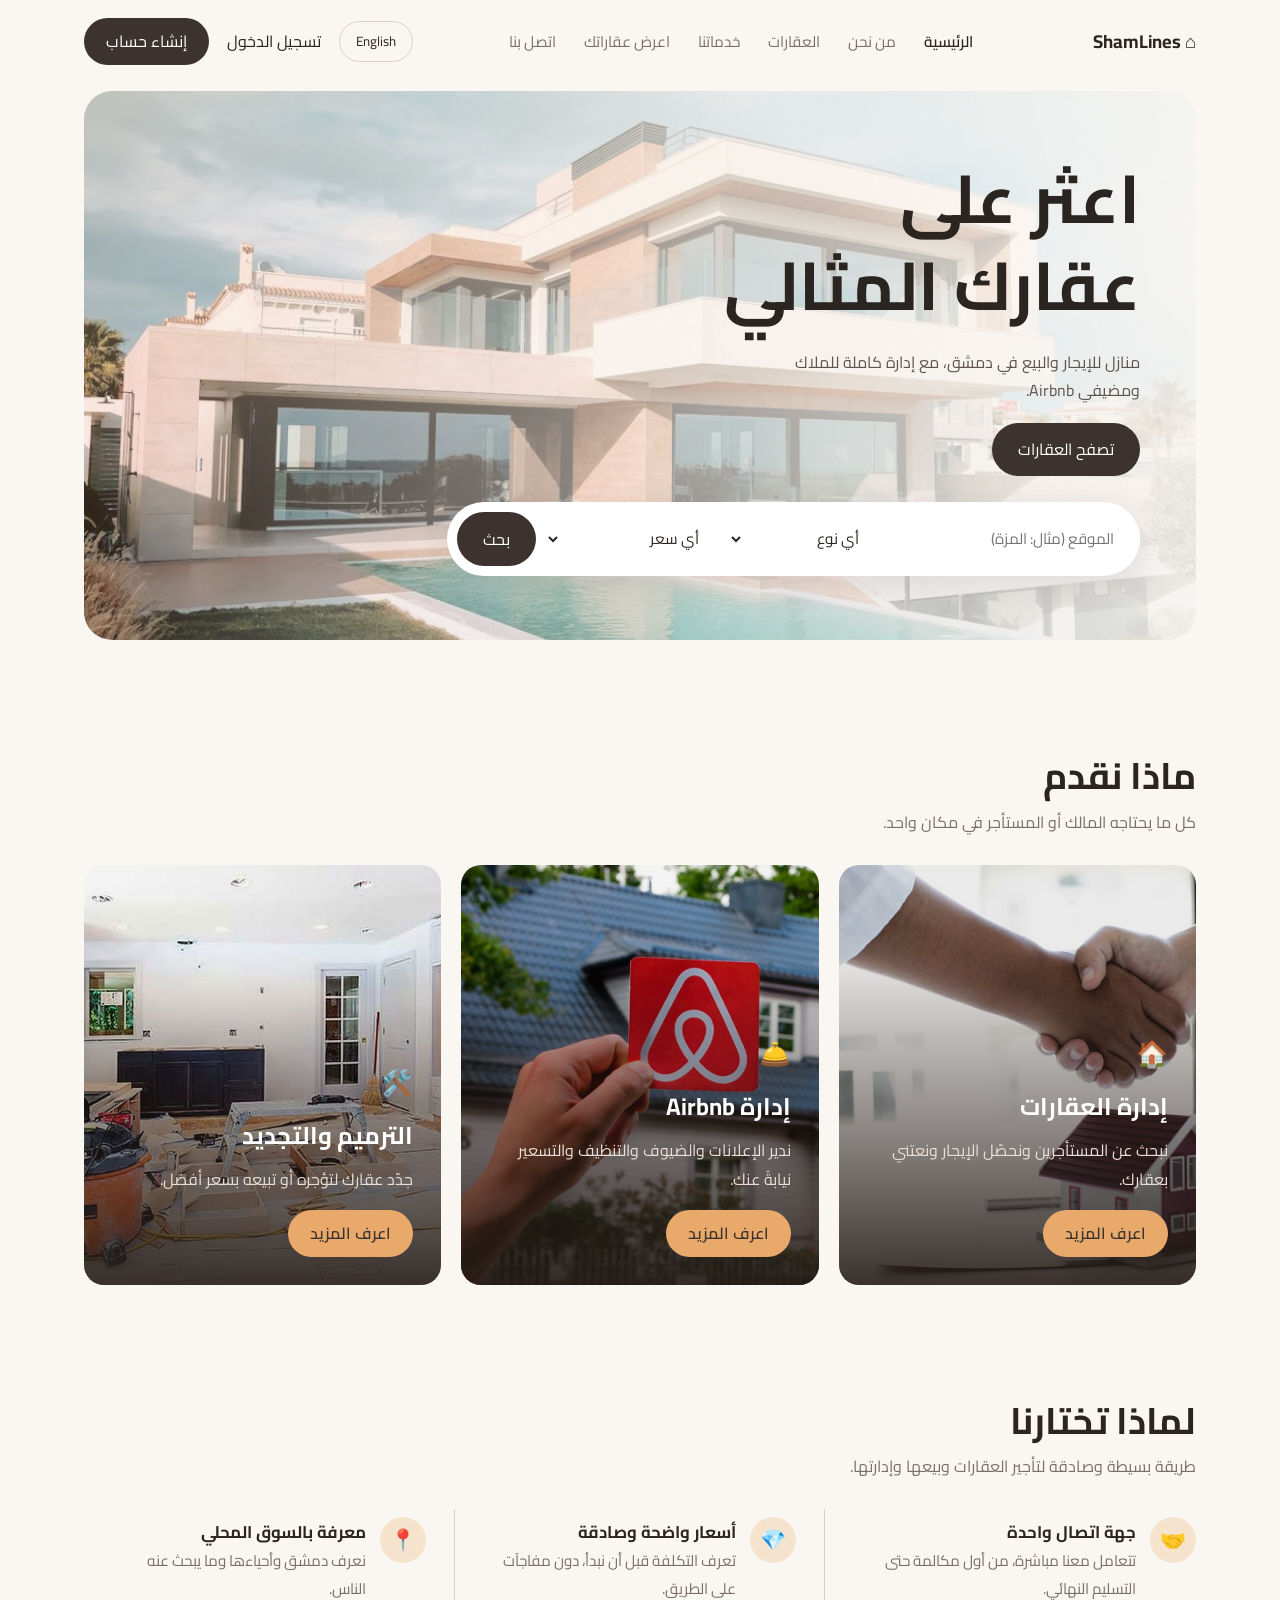
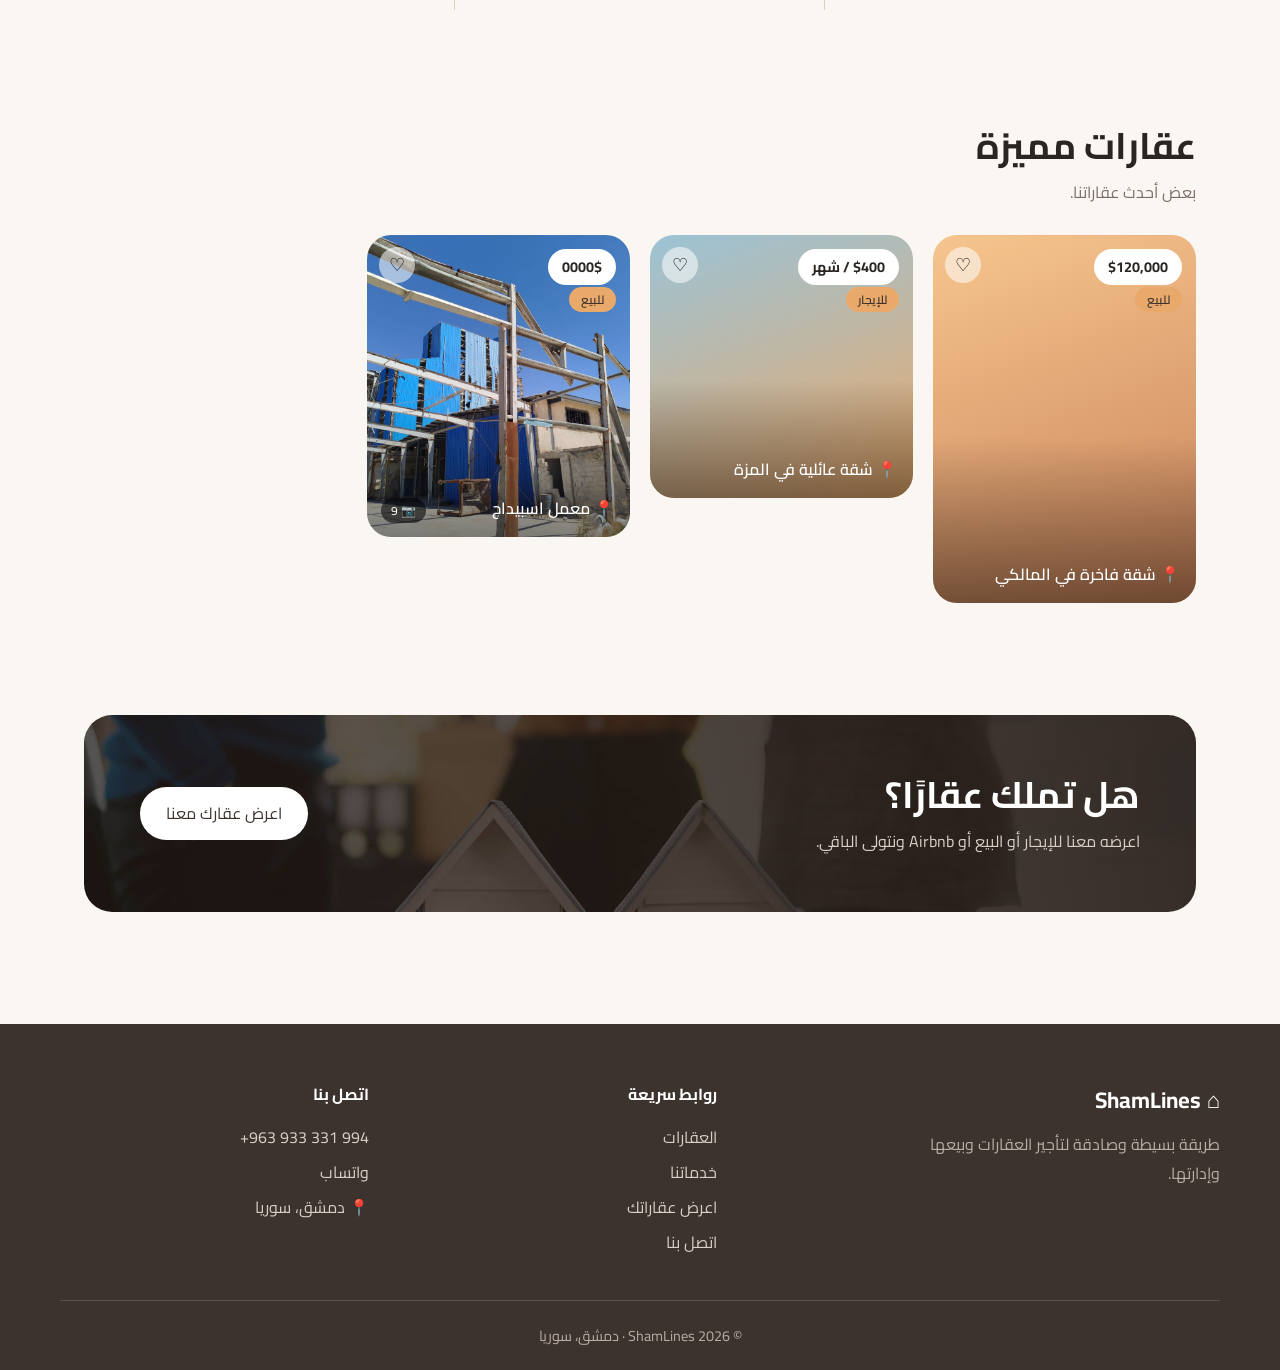
<file: index.html>
<!DOCTYPE html>
<html lang="ar" dir="rtl">
<head>
  <meta charset="UTF-8">
  <meta name="viewport" content="width=device-width, initial-scale=1">
  <title>Home | ShamLines</title>
  <link rel="stylesheet" href="style.css">
</head>
<body>
<!-- NAVBAR: the same on every page. Move the class="active" to the current page -->
<header class="nav">
  <a class="logo" href="index.html">⌂ ShamLines</a>
  <button class="menu-btn" aria-label="Open menu">☰</button>
  <div class="menu">
    <nav class="links">
      <a href="index.html" class="active">Home</a>
      <a href="contact.html#about">About</a>
      <a href="properties.html" >Properties</a>
      <a href="services.html" >Services</a>
      <a href="list-property.html" >List your properties</a>
      <a href="contact.html" >Contact</a>
    </nav>
    <div class="auth"><button class="lang-btn" id="langBtn" type="button">English</button><a href="#">Log in</a><a class="btn" href="#">Sign up</a></div>
  </div>
</header>
<main class="wrap">
  <!-- HERO -->
  <section style="padding-top:8px">
    <div class="hero">
      <h1>Find Your<br>Perfect Property</h1>
      <p>Homes for rent and sale in Damascus, plus full management for owners and Airbnb hosts.</p>
      <a class="btn" href="properties.html">Browse properties</a>
      <!-- SEARCH BAR (layout only for now) -->
      <form class="search" action="properties.html">
        <input type="text" placeholder="Location (e.g. Al-Mezzeh)">
        <select><option>Any type</option><option>For Rent</option><option>For Sale</option></select>
        <select><option>Any price</option><option>Under $500</option><option>$500 - $1,000</option><option>Over $1,000</option></select>
        <button class="btn" type="submit">Search</button>
      </form>
    </div>
  </section>

  <!-- SERVICES PREVIEW -->
  <section>
    <h2>What we do</h2>
    <p class="sub">Everything an owner or a renter needs, in one place.</p>
    <div class="svc-cards">
      <a class="svc-card" href="service-management.html" style="--img:url('images/svc-management-1.jpg')"><span class="ico">🏠</span><h3>Property management</h3><p>We find tenants, collect rent and look after your property.</p><span class="more">Learn more</span></a>
      <a class="svc-card" href="service-airbnb.html" style="--img:url('images/svc-airbnb-2.jpg')"><span class="ico">🛎️</span><h3>Airbnb management</h3><p>Listings, guests, cleaning and pricing handled for you.</p><span class="more">Learn more</span></a>
      <a class="svc-card" href="service-renovation.html" style="--img:url('images/svc-renovation-1.jpg')"><span class="ico">🛠️</span><h3>Renovations</h3><p>Refresh your property to rent or sell for more.</p><span class="more">Learn more</span></a>
    </div>
  </section>

  <!-- WHY US -->
  <section>
    <h2>Why choose us</h2>
    <p class="sub">A simple, honest way to rent, sell and manage property.</p>
    <div class="why-row"><div class="why-item"><span class="f-ico">🤝</span><div><strong>One point of contact</strong><p>You deal directly with us, from the first call to the final handover.</p></div></div><div class="why-item"><span class="f-ico">💎</span><div><strong>Clear and honest pricing</strong><p>You know the cost before we start, with no surprises along the way.</p></div></div><div class="why-item"><span class="f-ico">📍</span><div><strong>Local knowledge</strong><p>We know Damascus, its neighbourhoods and what people are looking for.</p></div></div></div>
  </section>

  <!-- FEATURED GALLERY: cards are drawn by script.js -->
  <section>
    <h2>Featured properties</h2>
    <p class="sub">A few of our latest listings.</p>
    <div class="gallery" id="featured"></div>
  </section>

  <!-- OWNER CTA -->
  <section>
    <div class="cta photo">
      <div><h2>Own a property?</h2><p>List it with us for rent, sale or Airbnb, and we handle the rest.</p></div>
      <a class="btn light" href="list-property.html">List your property with us</a>
    </div>
  </section>
</main>
<footer class="foot">
  <div class="foot-in">
    <div><a class="logo" href="index.html">⌂ ShamLines</a><p>A simple, honest way to rent, sell and manage property.</p></div>
    <div><h4>Quick links</h4><a href="properties.html">Properties</a><a href="services.html">Services</a><a href="list-property.html">List your properties</a><a href="contact.html">Contact</a></div>
    <div><h4>Contact</h4><a dir="ltr" href="tel:+963933331994">+963 933 331 994</a><a href="https://wa.me/963933331994">WhatsApp</a><span>📍 Damascus, Syria</span></div>
  </div>
  <div class="foot-copy">© 2026 ShamLines · Damascus, Syria</div>
</footer>
<script src="properties-data.js"></script>
<script src="lang.js"></script>
<script src="script.js"></script>
</body>
</html>
</file>
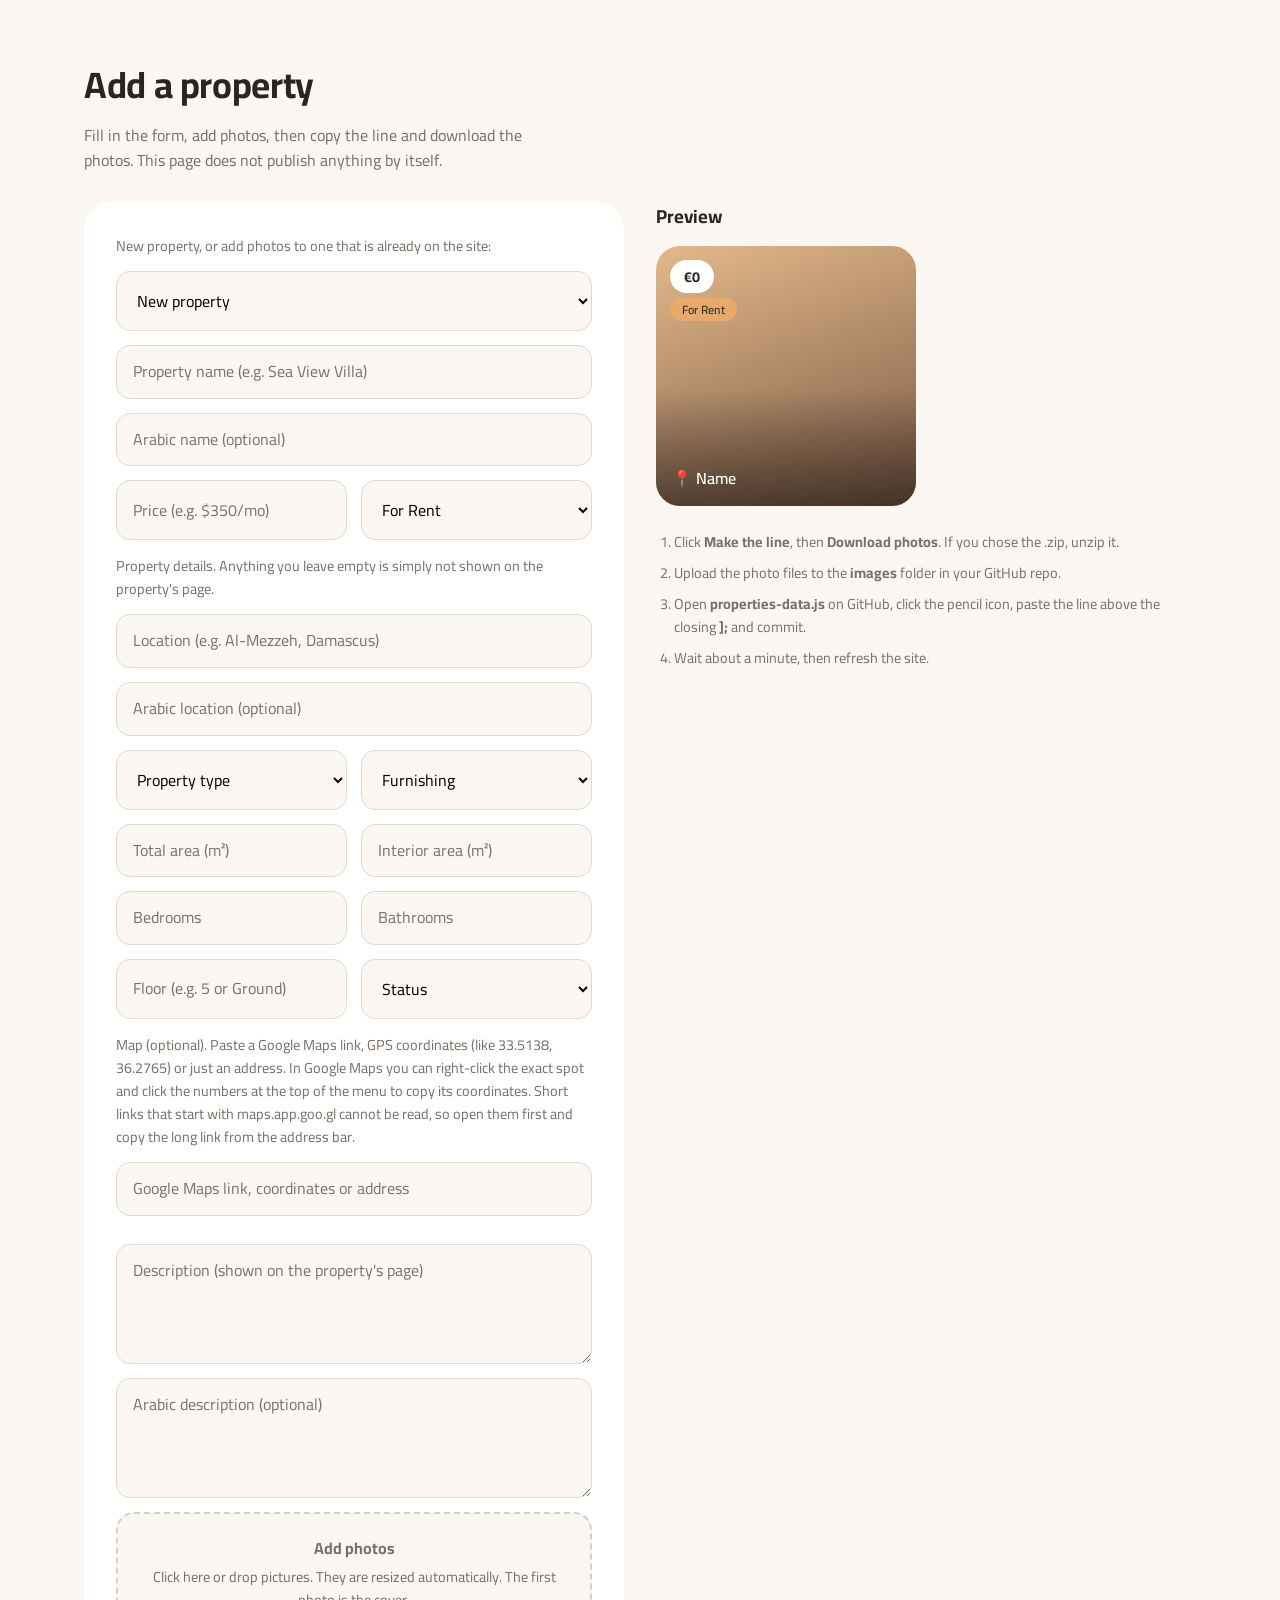
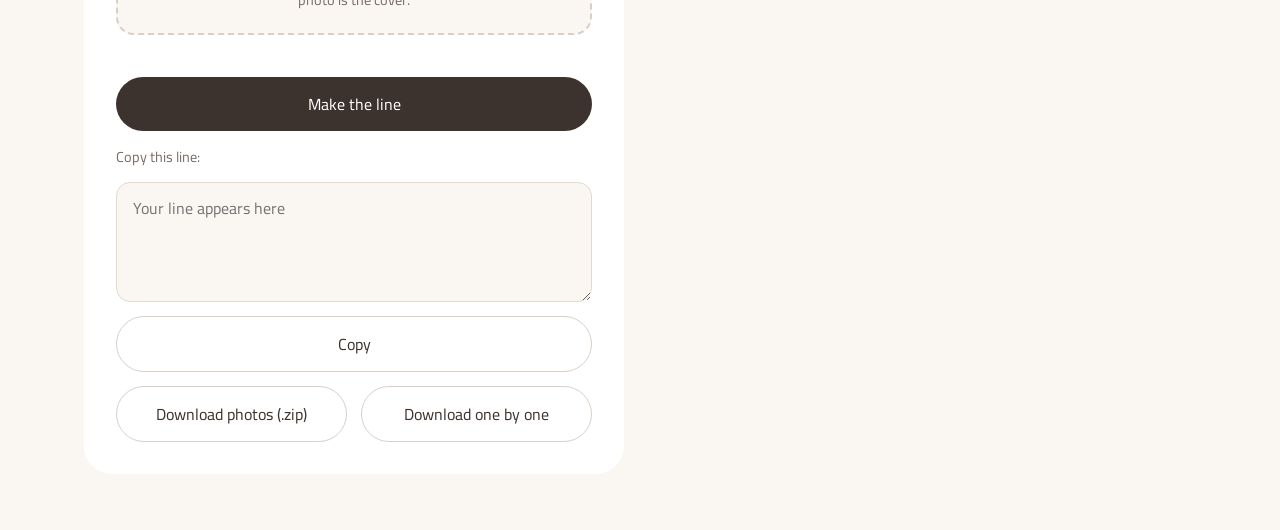
<file: admin.html>
<!DOCTYPE html>
<html lang="en">
<head>
  <meta charset="UTF-8">
  <meta name="viewport" content="width=device-width, initial-scale=1">
  <meta name="robots" content="noindex"> <!-- ask search engines not to list this page -->
  <title>Add a property | Admin</title>
  <link rel="stylesheet" href="style.css">
</head>
<body>
<main class="wrap">
  <section>
    <h2>Add a property</h2>
    <p class="sub">Fill in the form, add photos, then copy the line and download the photos. This page does not publish anything by itself.</p>
    <div class="two">
      <form class="form" id="adminForm">
        <label for="existing" class="small">New property, or add photos to one that is already on the site:</label>
        <select id="existing"><option value="">New property</option></select>

        <input type="text" id="title" placeholder="Property name (e.g. Sea View Villa)" required>
        <input type="text" id="titleAr" placeholder="Arabic name (optional)">
        <div class="row">
          <input type="text" id="price" placeholder="Price (e.g. $350/mo)" required>
          <select id="type"><option value="rent">For Rent</option><option value="sale">For Sale</option></select>
        </div>

        <p class="small">Property details. Anything you leave empty is simply not shown on the property's page.</p>
        <input type="text" id="loc" placeholder="Location (e.g. Al-Mezzeh, Damascus)">
        <input type="text" id="locAr" placeholder="Arabic location (optional)">
        <div class="row">
          <select id="kind"><option value="">Property type</option><option>Apartment</option><option>House</option><option>Villa</option><option>Office</option><option>Commercial</option><option>Factory</option><option>Land</option></select>
          <select id="furnished"><option value="">Furnishing</option><option value="yes">Furnished</option><option value="partly">Partly furnished</option><option value="no">Unfurnished</option></select>
        </div>
        <div class="row">
          <input type="number" id="area" min="0" step="any" placeholder="Total area (m²)">
          <input type="number" id="inner" min="0" step="any" placeholder="Interior area (m²)">
        </div>
        <div class="row">
          <input type="number" id="beds" min="0" placeholder="Bedrooms">
          <input type="number" id="baths" min="0" placeholder="Bathrooms">
        </div>
        <div class="row">
          <input type="text" id="floor" placeholder="Floor (e.g. 5 or Ground)">
          <select id="status"><option value="">Status</option><option value="available">Available</option><option value="reserved">Reserved</option><option value="rented">Rented</option><option value="sold">Sold</option></select>
        </div>
        <p class="small">Map (optional). Paste a Google Maps link, GPS coordinates (like 33.5138, 36.2765) or just an address. In Google Maps you can right-click the exact spot and click the numbers at the top of the menu to copy its coordinates. Short links that start with maps.app.goo.gl cannot be read, so open them first and copy the long link from the address bar.</p>
        <input type="text" id="map" placeholder="Google Maps link, coordinates or address" dir="ltr">
        <p class="small" id="mapMsg" role="status"></p>
        <div class="map-frame" id="mapPrev" hidden><iframe title="Map preview" loading="lazy"></iframe></div>
        <textarea id="desc" placeholder="Description (shown on the property's page)"></textarea>
        <textarea id="descAr" placeholder="Arabic description (optional)"></textarea>

        <label class="drop" id="drop">
          <input type="file" id="files" accept="image/*" multiple>
          <b>Add photos</b>
          <span class="small">Click here or drop pictures. They are resized automatically. The first photo is the cover.</span>
        </label>
        <div class="thumbs" id="thumbs"></div>
        <p class="small" id="msg" role="status"></p>

        <button class="btn" type="submit">Make the line</button>
        <label for="out" class="small">Copy this line:</label>
        <textarea id="out" readonly placeholder="Your line appears here"></textarea>
        <button class="btn light" type="button" id="copy" style="border:1px solid #d9cfc6">Copy</button>

        <div class="row">
          <button class="btn light" type="button" id="zip" style="border:1px solid #d9cfc6">Download photos (.zip)</button>
          <button class="btn light" type="button" id="each" style="border:1px solid #d9cfc6">Download one by one</button>
        </div>
      </form>

      <div>
        <h3>Preview</h3>
        <div class="card" id="preview" style="width:260px; margin-top:14px; background-image:linear-gradient(160deg,#e3b98a,#7b5a46)">
          <span class="price" id="pPrice">€0</span><span class="badge" id="pType">For Rent</span><span class="place" id="pTitle">📍 Name</span>
        </div>
        <ol class="small" style="margin:24px 0 0 18px; display:grid; gap:8px">
          <li>Click <b>Make the line</b>, then <b>Download photos</b>. If you chose the .zip, unzip it.</li>
          <li>Upload the photo files to the <b>images</b> folder in your GitHub repo.</li>
          <li id="stepLine">Open <b>properties-data.js</b> on GitHub, click the pencil icon, paste the line above the closing <b>];</b> and commit.</li>
          <li>Wait about a minute, then refresh the site.</li>
        </ol>
      </div>
    </div>
  </section>
</main>
<script src="properties-data.js"></script>
<script>
  const $ = id => document.getElementById(id);
  const names = { rent: "For Rent", sale: "For Sale" };
  const DEFAULT_BG = "linear-gradient(160deg,#e3b98a,#7b5a46)";
  const nextId = Math.max(0, ...properties.map(p => p.id)) + 1;   // next free id = highest existing id + 1
  const NEW_STEP = $("stepLine").innerHTML;

  // form box id -> name of the field in properties-data.js
  const FIELDS = { title: "title", titleAr: "ar", price: "price", loc: "loc", locAr: "locAr", kind: "kind", furnished: "furnished", status: "status",
                   area: "area", inner: "inner", beds: "beds", baths: "baths", floor: "floor", map: "map", desc: "desc", descAr: "descAr" };
  let editing = null;   // the existing property being edited, or null for a new one
  let items = [];       // photos in order: { src, blob, token } for new ones, { src, path } for ones already on the site
  const currentId = () => editing ? editing.id : nextId;
  const pathOf = it => it.blob ? `images/p${currentId()}-${it.token}.jpg` : it.path;

  // ----- Pick a property to edit -----
  properties.forEach(p => $("existing").add(new Option(`#${p.id} · ${p.title}`, p.id)));
  $("existing").addEventListener("change", () => {
    editing = properties.find(p => p.id === Number($("existing").value)) || null;
    items = items.filter(it => it.blob);                       // keep newly added photos, swap the old list
    if (editing) {
      Object.entries(FIELDS).forEach(([id, key]) => $(id).value = editing[key] ?? "");
      $("type").value = editing.type;
      items = (editing.images || []).map(path => ({ src: path, path })).concat(items);
      $("stepLine").innerHTML = `Open <b>properties-data.js</b> on GitHub, click the pencil icon, find the line that starts with <b>{ id: ${editing.id},</b> and replace that whole line with the new one. Then commit.`;
    } else {
      Object.keys(FIELDS).forEach(id => $(id).value = ""); $("type").value = "rent";
      $("stepLine").innerHTML = NEW_STEP;
    }
    $("out").value = "";
    render();
    updateMap();
  });

  // ----- Map: accept a Google Maps link, coordinates or an address, and show a live preview -----
  // Returns "" (empty), null (link we cannot read) or the text the site will use to find the place.
  function parseMap(raw) {
    const v = raw.trim();
    if (!v) return "";
    if (!/^https?:\/\//i.test(v)) return v;                                   // coordinates or an address: use as typed
    if (/(maps\.app\.goo\.gl|goo\.gl\/maps)/i.test(v)) return null;           // short links hide the location
    const dec = decodeURIComponent;
    let m = v.match(/!3d(-?\d+\.?\d*)!4d(-?\d+\.?\d*)/) || v.match(/@(-?\d+\.\d+),(-?\d+\.\d+)/) || v.match(/[?&](?:q|query|ll|destination)=(-?\d+\.\d+),\s*(-?\d+\.\d+)/);
    if (m) return `${m[1]},${m[2]}`;
    m = v.match(/[?&](?:q|query|destination)=([^&]+)/) || v.match(/\/place\/([^/@?]+)/);
    if (m) { try { return dec(m[1].replace(/\+/g, " ")); } catch (e) { return m[1]; } }
    return null;
  }
  let mapTimer;
  function updateMap() {
    const frame = $("mapPrev");
    const q = parseMap($("map").value);
    if (q === null) {
      $("mapMsg").textContent = "This link cannot be read. Open it in the browser and copy the long link from the address bar, or paste the coordinates instead.";
      frame.hidden = true; return;
    }
    $("mapMsg").textContent = q ? `The site will show the map for: ${q}` : "";
    frame.hidden = !q;
    if (q) frame.querySelector("iframe").src = `https://maps.google.com/maps?q=${encodeURIComponent(q)}&z=15&output=embed`;
  }
  $("map").addEventListener("input", () => { clearTimeout(mapTimer); mapTimer = setTimeout(updateMap, 600); });

  // ----- Photos: resize in the browser so the site stays fast -----
  async function shrink(file) {
    const url = URL.createObjectURL(file);
    try {
      const img = await new Promise((ok, bad) => { const i = new Image(); i.onload = () => ok(i); i.onerror = bad; i.src = url; });
      const k = Math.min(1, 1400 / Math.max(img.naturalWidth, img.naturalHeight));   // longest side max 1400px
      const c = document.createElement("canvas");
      c.width = Math.round(img.naturalWidth * k); c.height = Math.round(img.naturalHeight * k);
      const ctx = c.getContext("2d");
      ctx.fillStyle = "#fff"; ctx.fillRect(0, 0, c.width, c.height);
      ctx.drawImage(img, 0, 0, c.width, c.height);
      return await new Promise((ok, bad) => c.toBlob(b => b ? ok(b) : bad(new Error("toBlob")), "image/jpeg", 0.82));
    } finally { URL.revokeObjectURL(url); }
  }

  async function addFiles(list) {
    const files = [...list].filter(f => f.type.startsWith("image/") || /\.(jpe?g|png|webp|gif|avif)$/i.test(f.name));
    if (!files.length) return;
    let failed = 0;
    $("msg").textContent = "Preparing photos...";
    for (const f of files) {
      try {
        const blob = await shrink(f);
        items.push({ blob, src: URL.createObjectURL(blob), token: Math.random().toString(36).slice(2, 7) });
      } catch (e) { failed++; }
    }
    $("msg").textContent = failed ? `${failed} photo(s) could not be read. iPhone HEIC photos may need to be saved as JPG first.` : "";
    render();
  }
  $("files").addEventListener("change", e => { addFiles(e.target.files).then(() => { $("files").value = ""; }); });
  ["dragenter", "dragover"].forEach(ev => $("drop").addEventListener(ev, e => { e.preventDefault(); $("drop").classList.add("over"); }));
  ["dragleave", "drop"].forEach(ev => $("drop").addEventListener(ev, e => { e.preventDefault(); $("drop").classList.remove("over"); }));
  $("drop").addEventListener("drop", e => addFiles(e.dataTransfer.files));

  // Move or remove a photo
  $("thumbs").addEventListener("click", e => {
    const b = e.target.closest("button");
    if (!b) return;
    const i = Number(b.dataset.i);
    if (b.dataset.act === "del") {
      const [gone] = items.splice(i, 1);
      if (gone.blob) URL.revokeObjectURL(gone.src);
    } else {
      const j = b.dataset.act === "left" ? i - 1 : i + 1;
      if (j >= 0 && j < items.length) [items[i], items[j]] = [items[j], items[i]];
    }
    render();
  });

  function render() {
    $("thumbs").innerHTML = items.map((it, i) => `
      <div class="thumb"><img src="${it.src}" alt="">
        ${i === 0 ? '<span class="tag">Cover</span>' : ""}
        <div class="tools">
          <button type="button" data-act="left" data-i="${i}" aria-label="Move earlier">‹</button>
          <button type="button" data-act="del" data-i="${i}" aria-label="Remove photo">✕</button>
          <button type="button" data-act="right" data-i="${i}" aria-label="Move later">›</button>
        </div>
      </div>`).join("");
    const fresh = items.filter(it => it.blob).length;
    $("zip").disabled = $("each").disabled = fresh === 0;
    updatePreview();
  }

  function updatePreview() {
    $("preview").style.backgroundImage = items.length ? `url('${items[0].src}')` : DEFAULT_BG;
    $("pPrice").textContent = $("price").value || "€0";
    $("pType").textContent = names[$("type").value];
    $("pTitle").textContent = "📍 " + ($("title").value || "Name");
  }
  ["title", "price", "type"].forEach(id => $(id).addEventListener("input", updatePreview));

  // ----- Make the line to paste into properties-data.js -----
  $("adminForm").addEventListener("submit", e => {
    e.preventDefault();
    const J = JSON.stringify;   // adds the quotes and escapes special characters for us
    const bg = (editing && editing.bg) || DEFAULT_BG;
    const imgs = items.map(pathOf);
    const val = id => $(id).value.trim();
    const mapVal = parseMap($("map").value);
    if (mapVal === null) { updateMap(); $("map").focus(); return; }          // unreadable link: stop and explain
    const parts = [`id: ${currentId()}`, `title: ${J($("title").value)}`];
    if (val("titleAr")) parts.push(`ar: ${J(val("titleAr"))}`);
    parts.push(`price: ${J($("price").value)}`, `type: "${$("type").value}"`, `bg: ${J(bg)}`);
    ["loc", "locAr", "kind"].forEach(id => { if (val(id)) parts.push(`${id}: ${J(val(id))}`); });
    ["area", "inner", "beds", "baths"].forEach(id => { if (val(id) !== "") parts.push(`${id}: ${Number(val(id))}`); });
    ["floor", "furnished", "status", "desc", "descAr"].forEach(id => { if (val(id)) parts.push(`${id}: ${J(val(id))}`); });
    if (mapVal) parts.push(`map: ${J(mapVal)}`);
    if (imgs.length) parts.push(`images: ${J(imgs)}`);
    $("out").value = `  { ${parts.join(", ")} },`;
    updatePreview();
  });
  $("copy").addEventListener("click", () => { $("out").select(); try { navigator.clipboard.writeText($("out").value); } catch (e) { document.execCommand("copy"); } });

  // ----- Download the new photos with the exact file names used in the line -----
  const newPhotos = () => items.filter(it => it.blob).map(it => ({ name: pathOf(it).replace("images/", ""), blob: it.blob }));
  function save(blob, name) {
    const a = document.createElement("a");
    a.href = URL.createObjectURL(blob); a.download = name;
    document.body.appendChild(a); a.click(); a.remove();
    setTimeout(() => URL.revokeObjectURL(a.href), 3000);
  }
  $("zip").addEventListener("click", async () => save(await makeZip(newPhotos()), `photos-property-${currentId()}.zip`));
  $("each").addEventListener("click", () => newPhotos().forEach((f, i) => setTimeout(() => save(f.blob, f.name), i * 400)));

  // ZIP-START: a tiny zip writer (no library needed; JPEGs are already compressed, so files are stored as-is)
  const crcTable = (() => { const t = []; for (let n = 0; n < 256; n++) { let c = n; for (let k = 0; k < 8; k++) c = c & 1 ? 0xEDB88320 ^ (c >>> 1) : c >>> 1; t[n] = c >>> 0; } return t; })();
  const crc32 = u8 => { let c = 0xFFFFFFFF; for (let i = 0; i < u8.length; i++) c = crcTable[(c ^ u8[i]) & 255] ^ (c >>> 8); return (c ^ 0xFFFFFFFF) >>> 0; };
  async function makeZip(files) {
    const enc = new TextEncoder(), parts = [], central = [];
    let offset = 0;
    for (const f of files) {
      const data = new Uint8Array(await f.blob.arrayBuffer());
      const name = enc.encode(f.name), crc = crc32(data);
      const lh = new DataView(new ArrayBuffer(30));
      lh.setUint32(0, 0x04034b50, true); lh.setUint16(4, 20, true); lh.setUint16(12, 0x21, true);
      lh.setUint32(14, crc, true); lh.setUint32(18, data.length, true); lh.setUint32(22, data.length, true); lh.setUint16(26, name.length, true);
      parts.push(lh.buffer, name, data);
      const ch = new DataView(new ArrayBuffer(46));
      ch.setUint32(0, 0x02014b50, true); ch.setUint16(4, 20, true); ch.setUint16(6, 20, true); ch.setUint16(14, 0x21, true);
      ch.setUint32(16, crc, true); ch.setUint32(20, data.length, true); ch.setUint32(24, data.length, true); ch.setUint16(28, name.length, true);
      ch.setUint32(42, offset, true);
      central.push(ch.buffer, name);
      offset += 30 + name.length + data.length;
    }
    const cdSize = central.reduce((s, b) => s + b.byteLength, 0);
    const end = new DataView(new ArrayBuffer(22));
    end.setUint32(0, 0x06054b50, true); end.setUint16(8, files.length, true); end.setUint16(10, files.length, true);
    end.setUint32(12, cdSize, true); end.setUint32(16, offset, true);
    return new Blob([...parts, ...central, end.buffer], { type: "application/zip" });
  }
  // ZIP-END

  render();
</script>
</body>
</html>
</file>
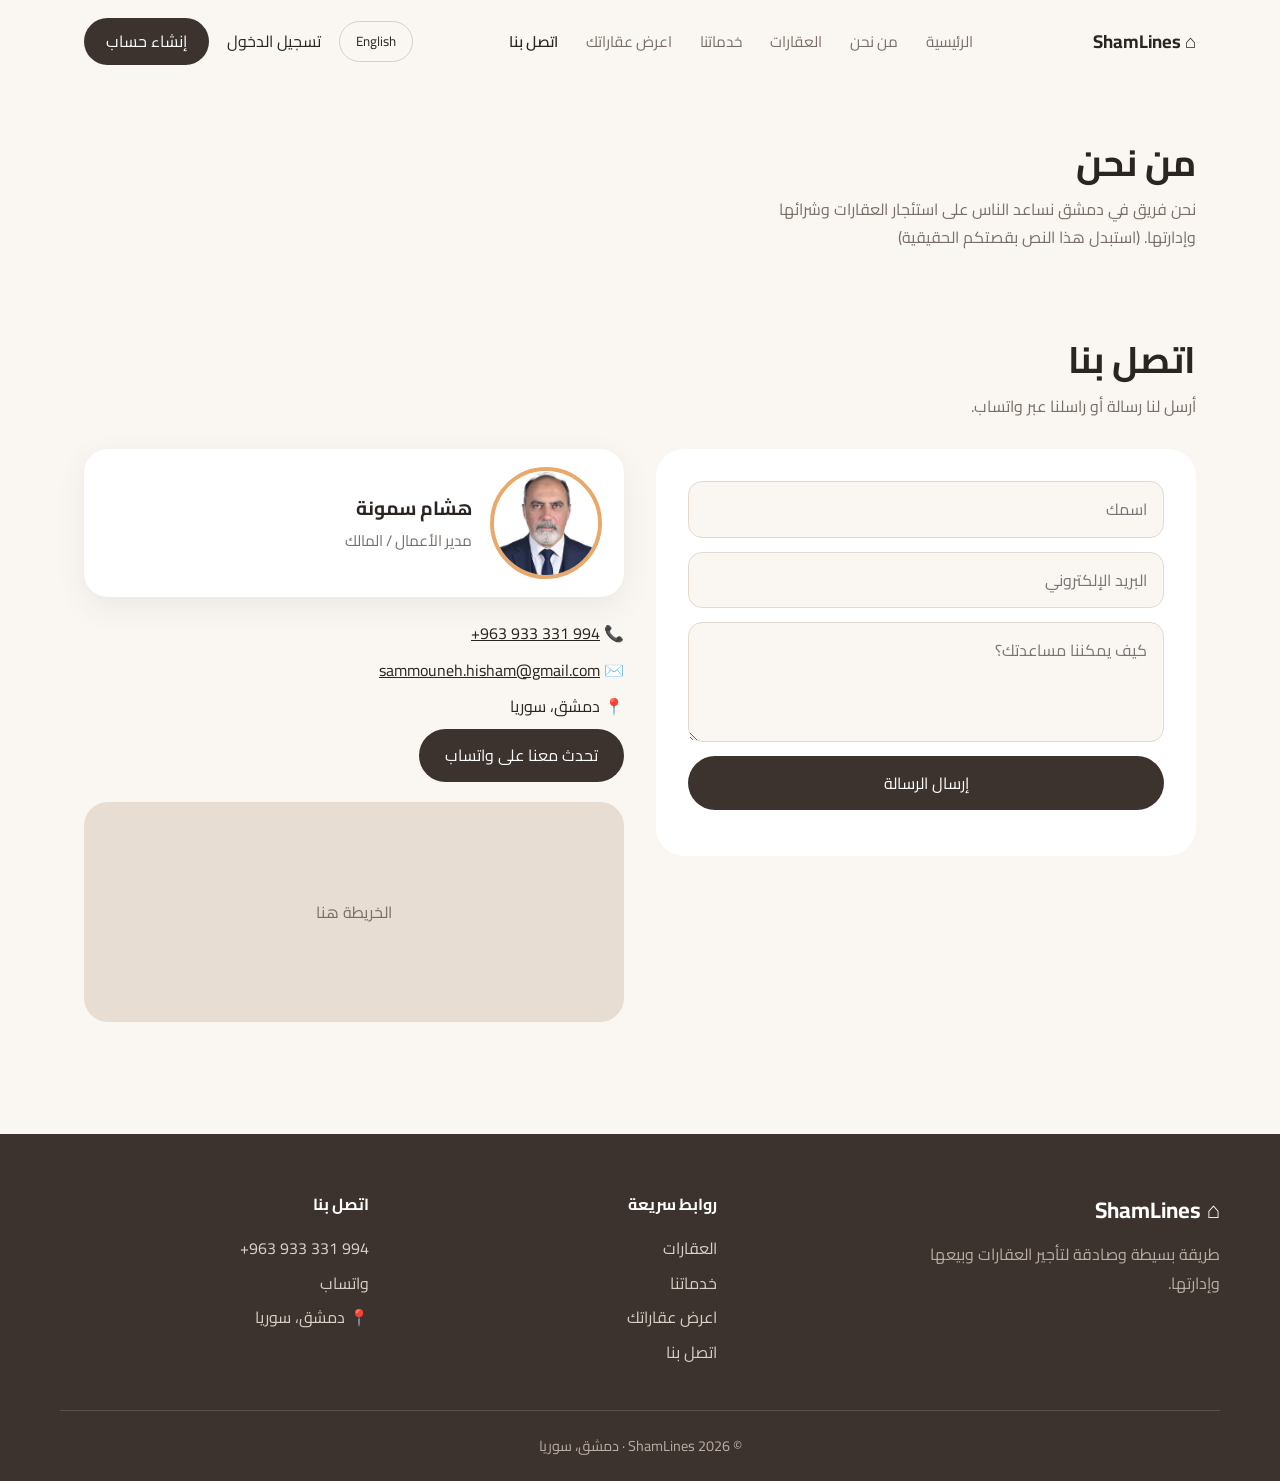
<file: contact.html>
<!DOCTYPE html>
<html lang="ar" dir="rtl">
<head>
  <meta charset="UTF-8">
  <meta name="viewport" content="width=device-width, initial-scale=1">
  <title>Contact | ShamLines</title>
  <link rel="stylesheet" href="style.css">
</head>
<body>
<!-- NAVBAR: the same on every page. Move the class="active" to the current page -->
<header class="nav">
  <a class="logo" href="index.html">⌂ ShamLines</a>
  <button class="menu-btn" aria-label="Open menu">☰</button>
  <div class="menu">
    <nav class="links">
      <a href="index.html" >Home</a>
      <a href="contact.html#about">About</a>
      <a href="properties.html" >Properties</a>
      <a href="services.html" >Services</a>
      <a href="list-property.html" >List your properties</a>
      <a href="contact.html" class="active">Contact</a>
    </nav>
    <div class="auth"><button class="lang-btn" id="langBtn" type="button">English</button><a href="#">Log in</a><a class="btn" href="#">Sign up</a></div>
  </div>
</header>
<main class="wrap">
  <section id="about">
    <h2>About us</h2>
    <p class="sub">We are a Damascus-based team helping people rent, buy and manage property. Replace this text with your real story.</p>
  </section>
  <section style="padding-top:0">
    <h2>Contact</h2>
    <p class="sub">Send a message or write to us on WhatsApp.</p>
    <div class="two">
      <form class="form" data-endpoint="https://formspree.io/f/YOUR_CONTACT_FORM_ID">
        <input type="text" placeholder="Your name" required>
        <input type="email" placeholder="Email" required>
        <textarea placeholder="How can we help?"></textarea>
        <button class="btn" type="submit">Send message</button>
        <p class="note"></p>
      </form>
      <div class="info">
        <!-- Profile card: the photo is only 240px wide, so it is shown small (112px) to stay sharp -->
        <div class="person">
          <img src="Hisham_Profile.webp" alt="" width="112" height="112">
          <div><strong>Hisham Sammouneh</strong><br><span>Business Lead Director / Owner</span></div>
        </div>
        <p>📞 <a dir="ltr" href="tel:+963933331994">+963 933 331 994</a></p>
        <p>✉️ <a dir="ltr" href="mailto:sammouneh.hisham@gmail.com">sammouneh.hisham@gmail.com</a></p>
        <p>📍 Damascus, Syria</p>
        <a class="btn" href="https://wa.me/963933331994">Chat on WhatsApp</a>
        <div class="map">Map goes here</div>
      </div>
    </div>
  </section>
</main>
<footer class="foot">
  <div class="foot-in">
    <div><a class="logo" href="index.html">⌂ ShamLines</a><p>A simple, honest way to rent, sell and manage property.</p></div>
    <div><h4>Quick links</h4><a href="properties.html">Properties</a><a href="services.html">Services</a><a href="list-property.html">List your properties</a><a href="contact.html">Contact</a></div>
    <div><h4>Contact</h4><a dir="ltr" href="tel:+963933331994">+963 933 331 994</a><a href="https://wa.me/963933331994">WhatsApp</a><span>📍 Damascus, Syria</span></div>
  </div>
  <div class="foot-copy">© 2026 ShamLines · Damascus, Syria</div>
</footer>
<script src="properties-data.js"></script>
<script src="lang.js"></script>
<script src="script.js"></script>
</body>
</html>
</file>
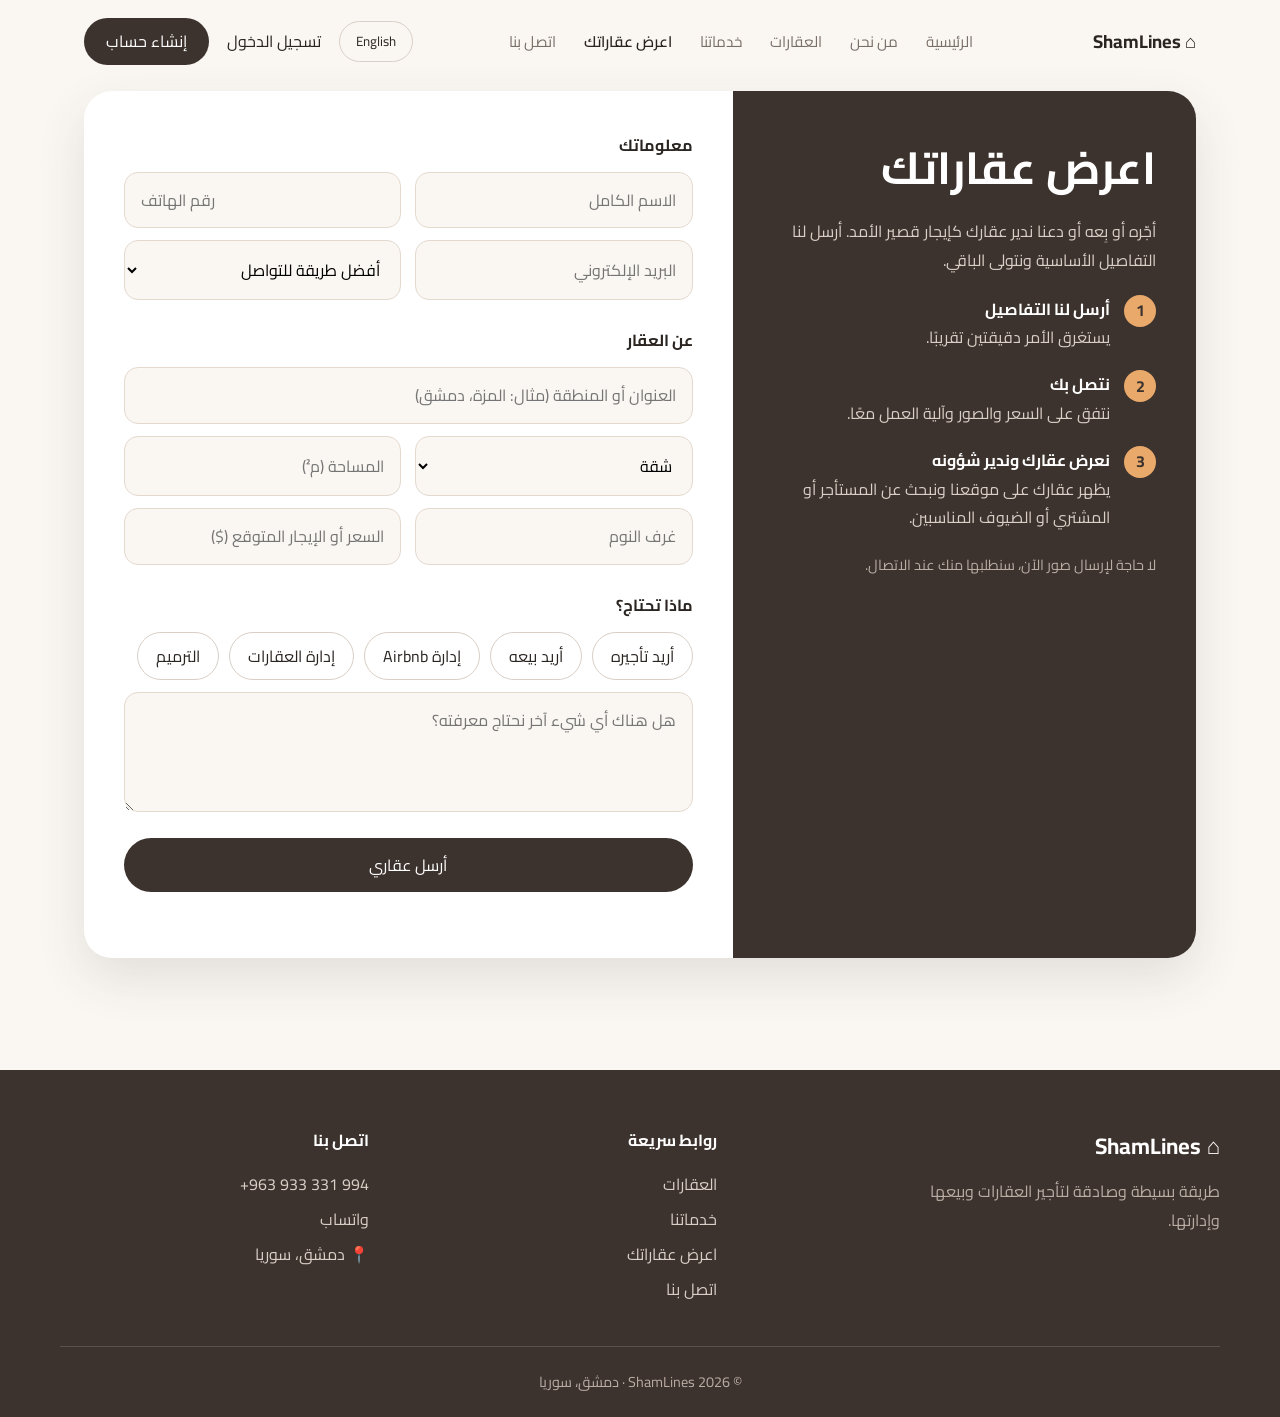
<file: list-property.html>
<!DOCTYPE html>
<html lang="ar" dir="rtl">
<head>
  <meta charset="UTF-8">
  <meta name="viewport" content="width=device-width, initial-scale=1">
  <title>List your properties | ShamLines</title>
  <link rel="stylesheet" href="style.css">
</head>
<body>
<!-- NAVBAR: the same on every page. Move the class="active" to the current page -->
<header class="nav">
  <a class="logo" href="index.html">⌂ ShamLines</a>
  <button class="menu-btn" aria-label="Open menu">☰</button>
  <div class="menu">
    <nav class="links">
      <a href="index.html" >Home</a>
      <a href="contact.html#about">About</a>
      <a href="properties.html" >Properties</a>
      <a href="services.html" >Services</a>
      <a href="list-property.html" class="active">List your properties</a>
      <a href="contact.html" >Contact</a>
    </nav>
    <div class="auth"><button class="lang-btn" id="langBtn" type="button">English</button><a href="#">Log in</a><a class="btn" href="#">Sign up</a></div>
  </div>
</header>
<main class="wrap">
  <section style="padding-top:8px">
    <div class="split">
      <!-- LEFT: dark panel that explains the process -->
      <div class="panel">
        <h1 style="font-size:clamp(2rem,4vw,2.8rem)">List your properties</h1>
        <p>Rent it, sell it, or let us run it as an Airbnb. Send us the basics and we take care of the rest.</p>
        <ol class="steps">
          <li><div><strong>Send us the details</strong><p>It takes about two minutes.</p></div></li>
          <li><div><strong>We call you</strong><p>We agree on the price, photos and how we work together.</p></div></li>
          <li><div><strong>We list and manage it</strong><p>Your property goes on our site and we find the right tenant, buyer or guests.</p></div></li>
        </ol>
        <p class="small">No photos needed now. We will ask for them when we call.</p>
      </div>

      <!-- RIGHT: the form. Replace YOUR_FORM_ID with the ID from Formspree (see README steps) -->
      <form class="form listform" data-endpoint="https://formspree.io/f/YOUR_FORM_ID">
        <input type="hidden" name="_subject" value="New property listing request">
        <input type="text" name="_gotcha" class="hp" tabindex="-1" autocomplete="off"> <!-- spam trap, leave empty -->

        <fieldset>
          <legend>About you</legend>
          <div class="row"><input type="text" name="name" placeholder="Full name" required><input type="tel" name="phone" placeholder="Phone number" required></div>
          <div class="row"><input type="email" name="email" placeholder="Email" required>
            <select name="best_contact"><option>Best way to reach you</option><option>Phone call</option><option>WhatsApp</option><option>Email</option></select></div>
        </fieldset>

        <fieldset>
          <legend>About the property</legend>
          <input type="text" name="location" placeholder="Address or area (e.g. Al-Mezzeh, Damascus)" required>
          <div class="row">
            <select name="property_type"><option>Apartment</option><option>House</option><option>Villa</option><option>Commercial</option><option>Land</option></select>
            <input type="number" name="size_m2" placeholder="Size (m²)" min="0">
          </div>
          <div class="row"><input type="number" name="bedrooms" placeholder="Bedrooms" min="0"><input type="text" name="expected_price" placeholder="Expected price or rent ($)"></div>
        </fieldset>

        <fieldset>
          <legend>What do you need?</legend>
          <div class="pills">
            <label><input type="checkbox" name="services" value="Rent"><span>Rent it out</span></label>
            <label><input type="checkbox" name="services" value="Sell"><span>Sell it</span></label>
            <label><input type="checkbox" name="services" value="Airbnb management"><span>Airbnb management</span></label>
            <label><input type="checkbox" name="services" value="Property management"><span>Property management</span></label>
            <label><input type="checkbox" name="services" value="Renovation"><span>Renovation</span></label>
          </div>
          <textarea name="message" placeholder="Anything else we should know?"></textarea>
        </fieldset>

        <button class="btn" type="submit">Send my property</button>
        <p class="note"></p>
      </form>
    </div>
  </section>
</main>
<footer class="foot">
  <div class="foot-in">
    <div><a class="logo" href="index.html">⌂ ShamLines</a><p>A simple, honest way to rent, sell and manage property.</p></div>
    <div><h4>Quick links</h4><a href="properties.html">Properties</a><a href="services.html">Services</a><a href="list-property.html">List your properties</a><a href="contact.html">Contact</a></div>
    <div><h4>Contact</h4><a dir="ltr" href="tel:+963933331994">+963 933 331 994</a><a href="https://wa.me/963933331994">WhatsApp</a><span>📍 Damascus, Syria</span></div>
  </div>
  <div class="foot-copy">© 2026 ShamLines · Damascus, Syria</div>
</footer>
<script src="properties-data.js"></script>
<script src="lang.js"></script>
<script src="script.js"></script>
</body>
</html>
</file>
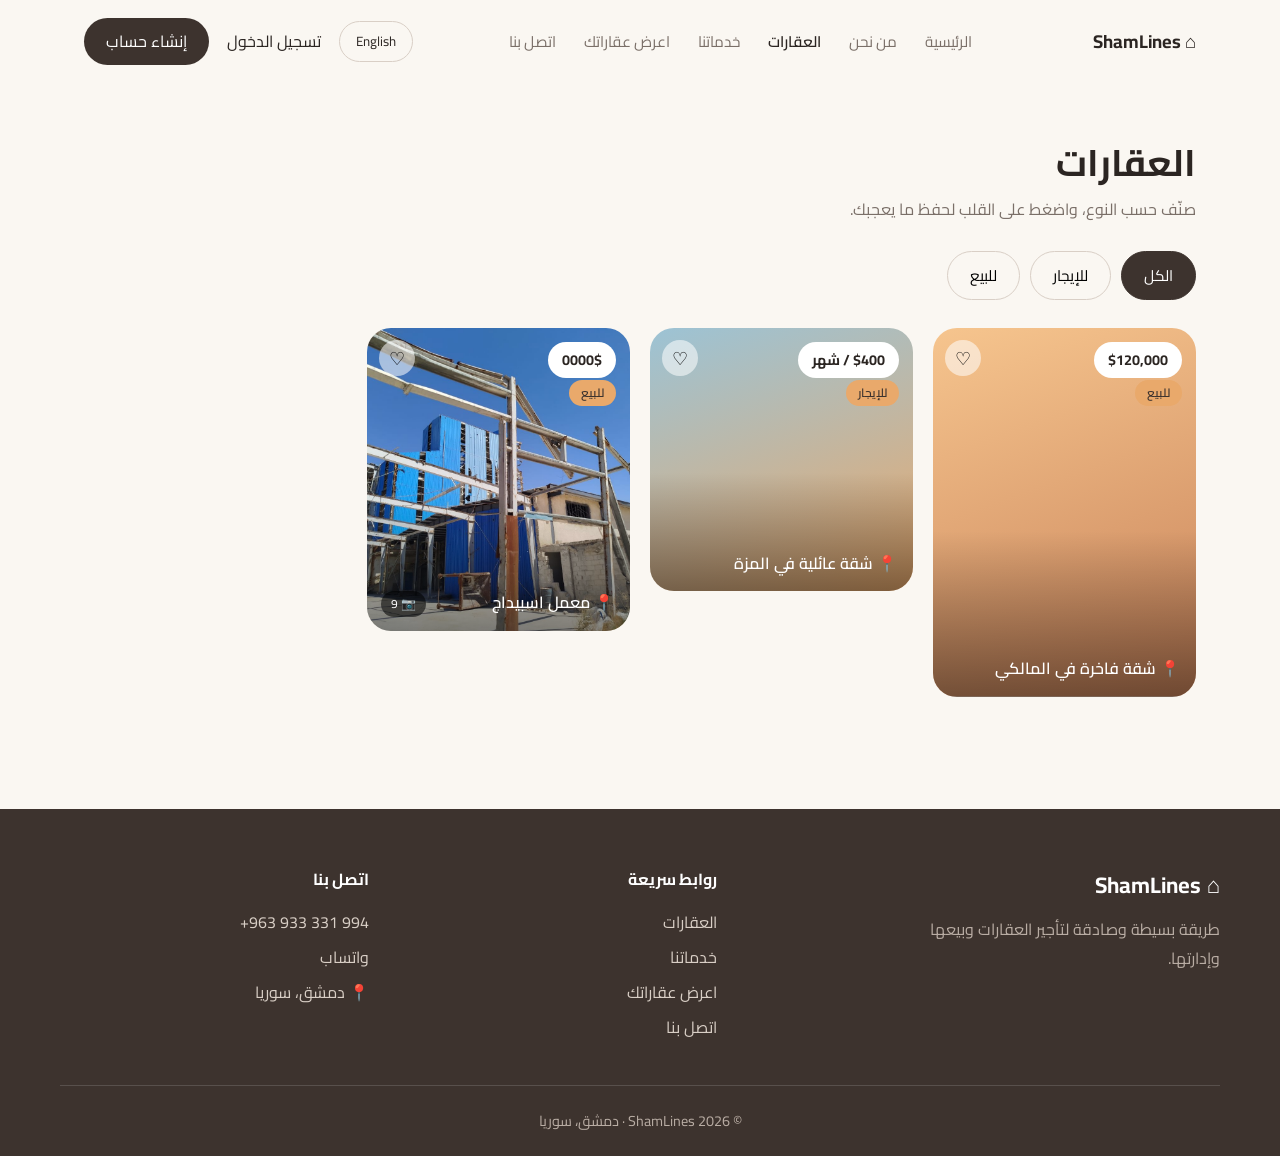
<file: properties.html>
<!DOCTYPE html>
<html lang="ar" dir="rtl">
<head>
  <meta charset="UTF-8">
  <meta name="viewport" content="width=device-width, initial-scale=1">
  <title>Properties | ShamLines</title>
  <link rel="stylesheet" href="style.css">
</head>
<body>
<!-- NAVBAR: the same on every page. Move the class="active" to the current page -->
<header class="nav">
  <a class="logo" href="index.html">⌂ ShamLines</a>
  <button class="menu-btn" aria-label="Open menu">☰</button>
  <div class="menu">
    <nav class="links">
      <a href="index.html" >Home</a>
      <a href="contact.html#about">About</a>
      <a href="properties.html" class="active">Properties</a>
      <a href="services.html" >Services</a>
      <a href="list-property.html" >List your properties</a>
      <a href="contact.html" >Contact</a>
    </nav>
    <div class="auth"><button class="lang-btn" id="langBtn" type="button">English</button><a href="#">Log in</a><a class="btn" href="#">Sign up</a></div>
  </div>
</header>
<main class="wrap">
  <section>
    <h2>Properties</h2>
    <p class="sub">Filter by type, tap the heart to save the ones you like.</p>
    <div class="filters">
      <button class="on" data-filter="all">All</button>
      <button data-filter="rent">For Rent</button>
      <button data-filter="sale">For Sale</button>
    </div>
    <div class="gallery" id="grid"></div>
  </section>
</main>
<footer class="foot">
  <div class="foot-in">
    <div><a class="logo" href="index.html">⌂ ShamLines</a><p>A simple, honest way to rent, sell and manage property.</p></div>
    <div><h4>Quick links</h4><a href="properties.html">Properties</a><a href="services.html">Services</a><a href="list-property.html">List your properties</a><a href="contact.html">Contact</a></div>
    <div><h4>Contact</h4><a dir="ltr" href="tel:+963933331994">+963 933 331 994</a><a href="https://wa.me/963933331994">WhatsApp</a><span>📍 Damascus, Syria</span></div>
  </div>
  <div class="foot-copy">© 2026 ShamLines · Damascus, Syria</div>
</footer>
<script src="properties-data.js"></script>
<script src="lang.js"></script>
<script src="script.js"></script>
</body>
</html>
</file>
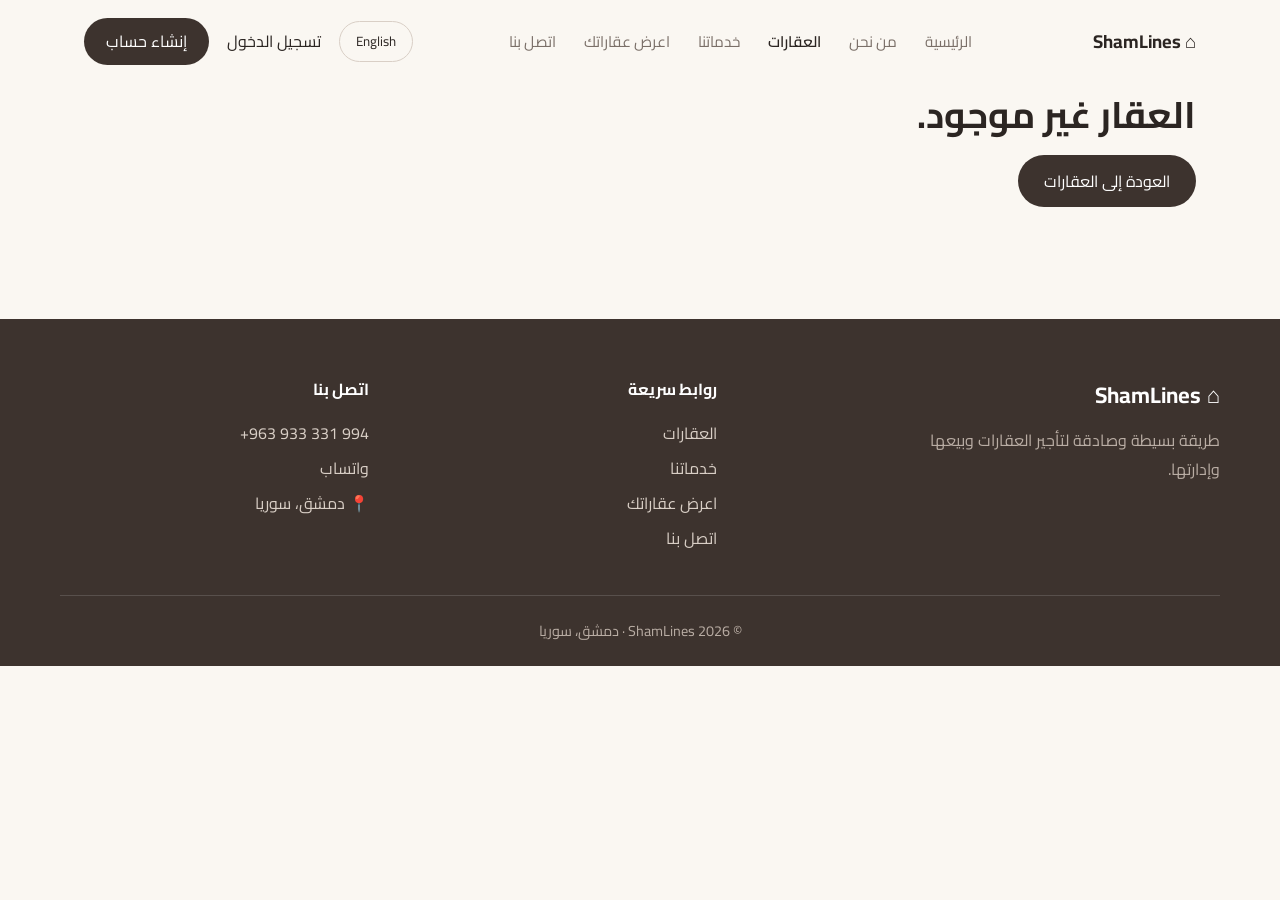
<file: property.html>
<!DOCTYPE html>
<html lang="ar" dir="rtl">
<head>
  <meta charset="UTF-8">
  <meta name="viewport" content="width=device-width, initial-scale=1">
  <title>Property | ShamLines</title>
  <link rel="stylesheet" href="style.css">
</head>
<body>
<!-- NAVBAR: the same on every page. Move the class="active" to the current page -->
<header class="nav">
  <a class="logo" href="index.html">⌂ ShamLines</a>
  <button class="menu-btn" aria-label="Open menu">☰</button>
  <div class="menu">
    <nav class="links">
      <a href="index.html" >Home</a>
      <a href="contact.html#about">About</a>
      <a href="properties.html" class="active">Properties</a>
      <a href="services.html" >Services</a>
      <a href="list-property.html" >List your properties</a>
      <a href="contact.html" >Contact</a>
    </nav>
    <div class="auth"><button class="lang-btn" id="langBtn" type="button">English</button><a href="#">Log in</a><a class="btn" href="#">Sign up</a></div>
  </div>
</header>
<main class="wrap">
  <section style="padding-top:8px">
    <!-- script.js fills this in from the address, e.g. property.html?id=3 -->
    <div id="detail"></div>
  </section>
</main>
<footer class="foot">
  <div class="foot-in">
    <div><a class="logo" href="index.html">⌂ ShamLines</a><p>A simple, honest way to rent, sell and manage property.</p></div>
    <div><h4>Quick links</h4><a href="properties.html">Properties</a><a href="services.html">Services</a><a href="list-property.html">List your properties</a><a href="contact.html">Contact</a></div>
    <div><h4>Contact</h4><a dir="ltr" href="tel:+963933331994">+963 933 331 994</a><a href="https://wa.me/963933331994">WhatsApp</a><span>📍 Damascus, Syria</span></div>
  </div>
  <div class="foot-copy">© 2026 ShamLines · Damascus, Syria</div>
</footer>
<script src="properties-data.js"></script>
<script src="lang.js"></script>
<script src="script.js"></script>
</body>
</html>
</file>
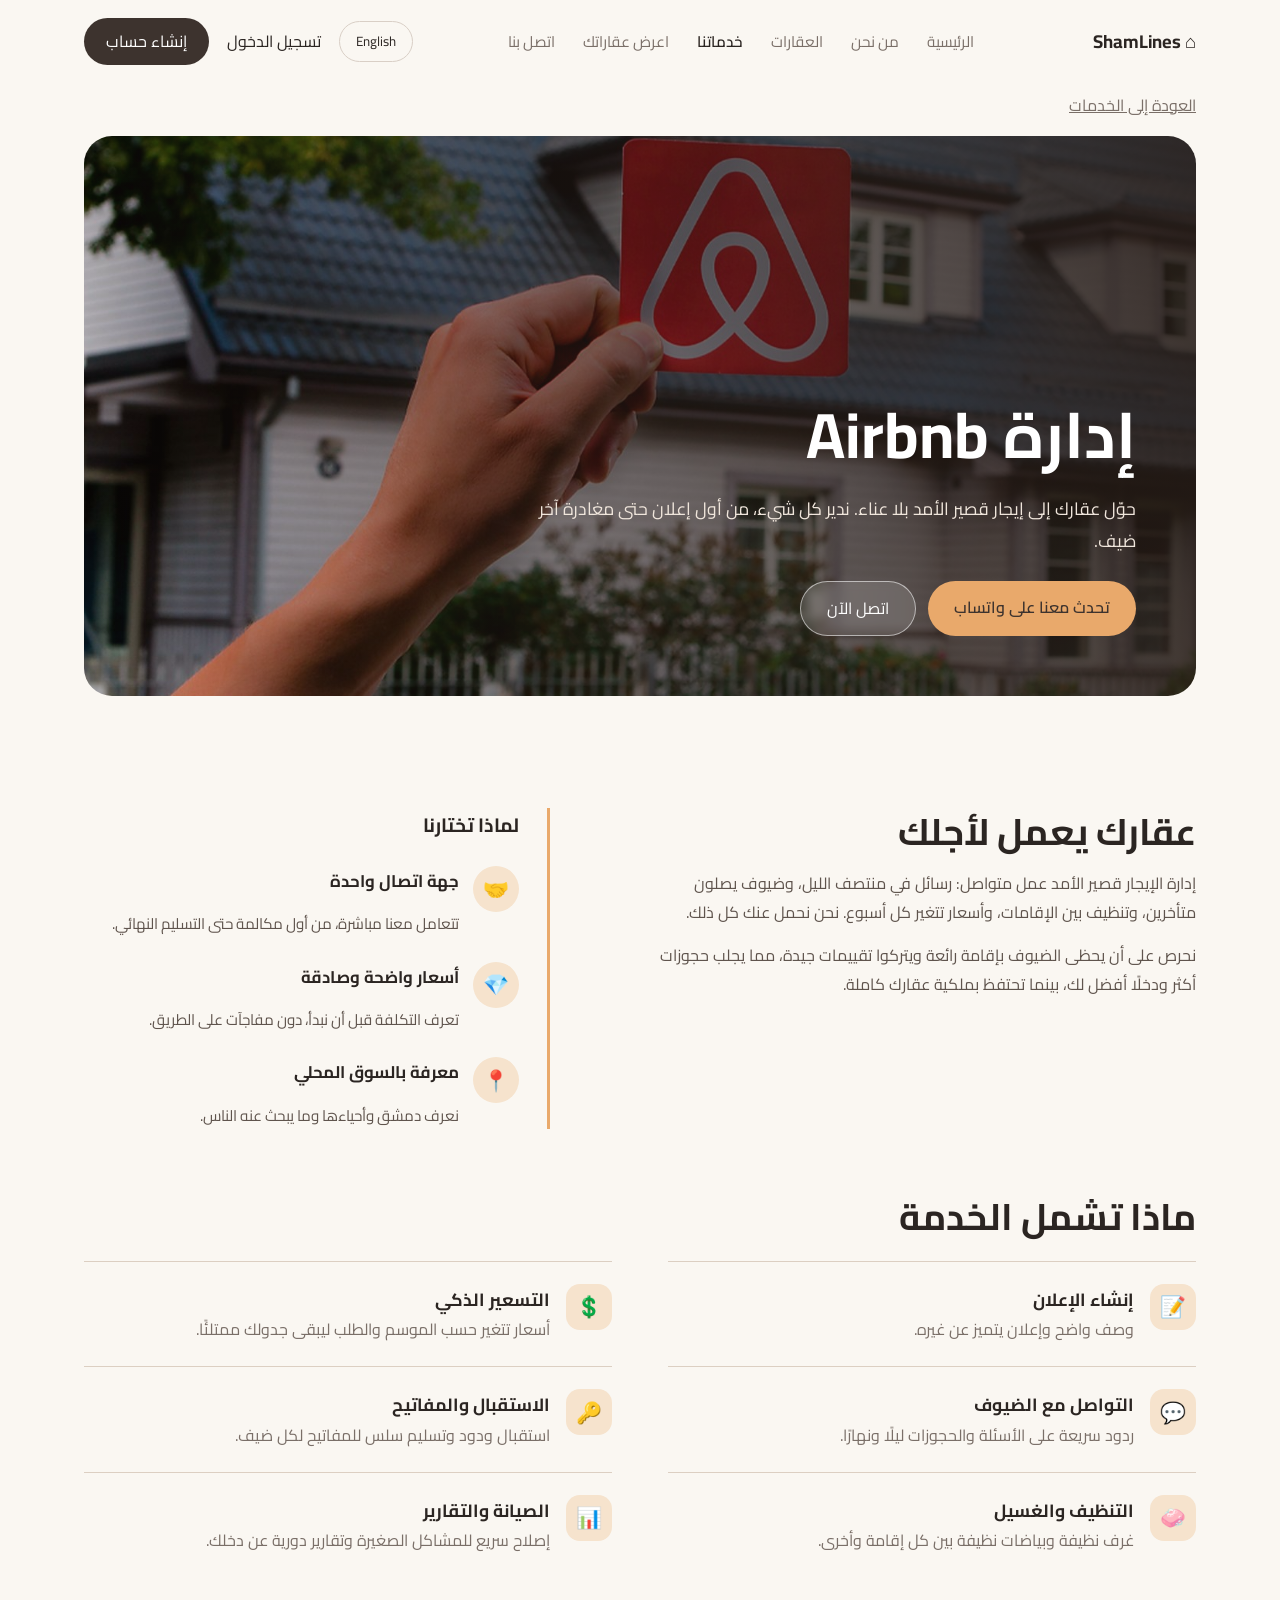
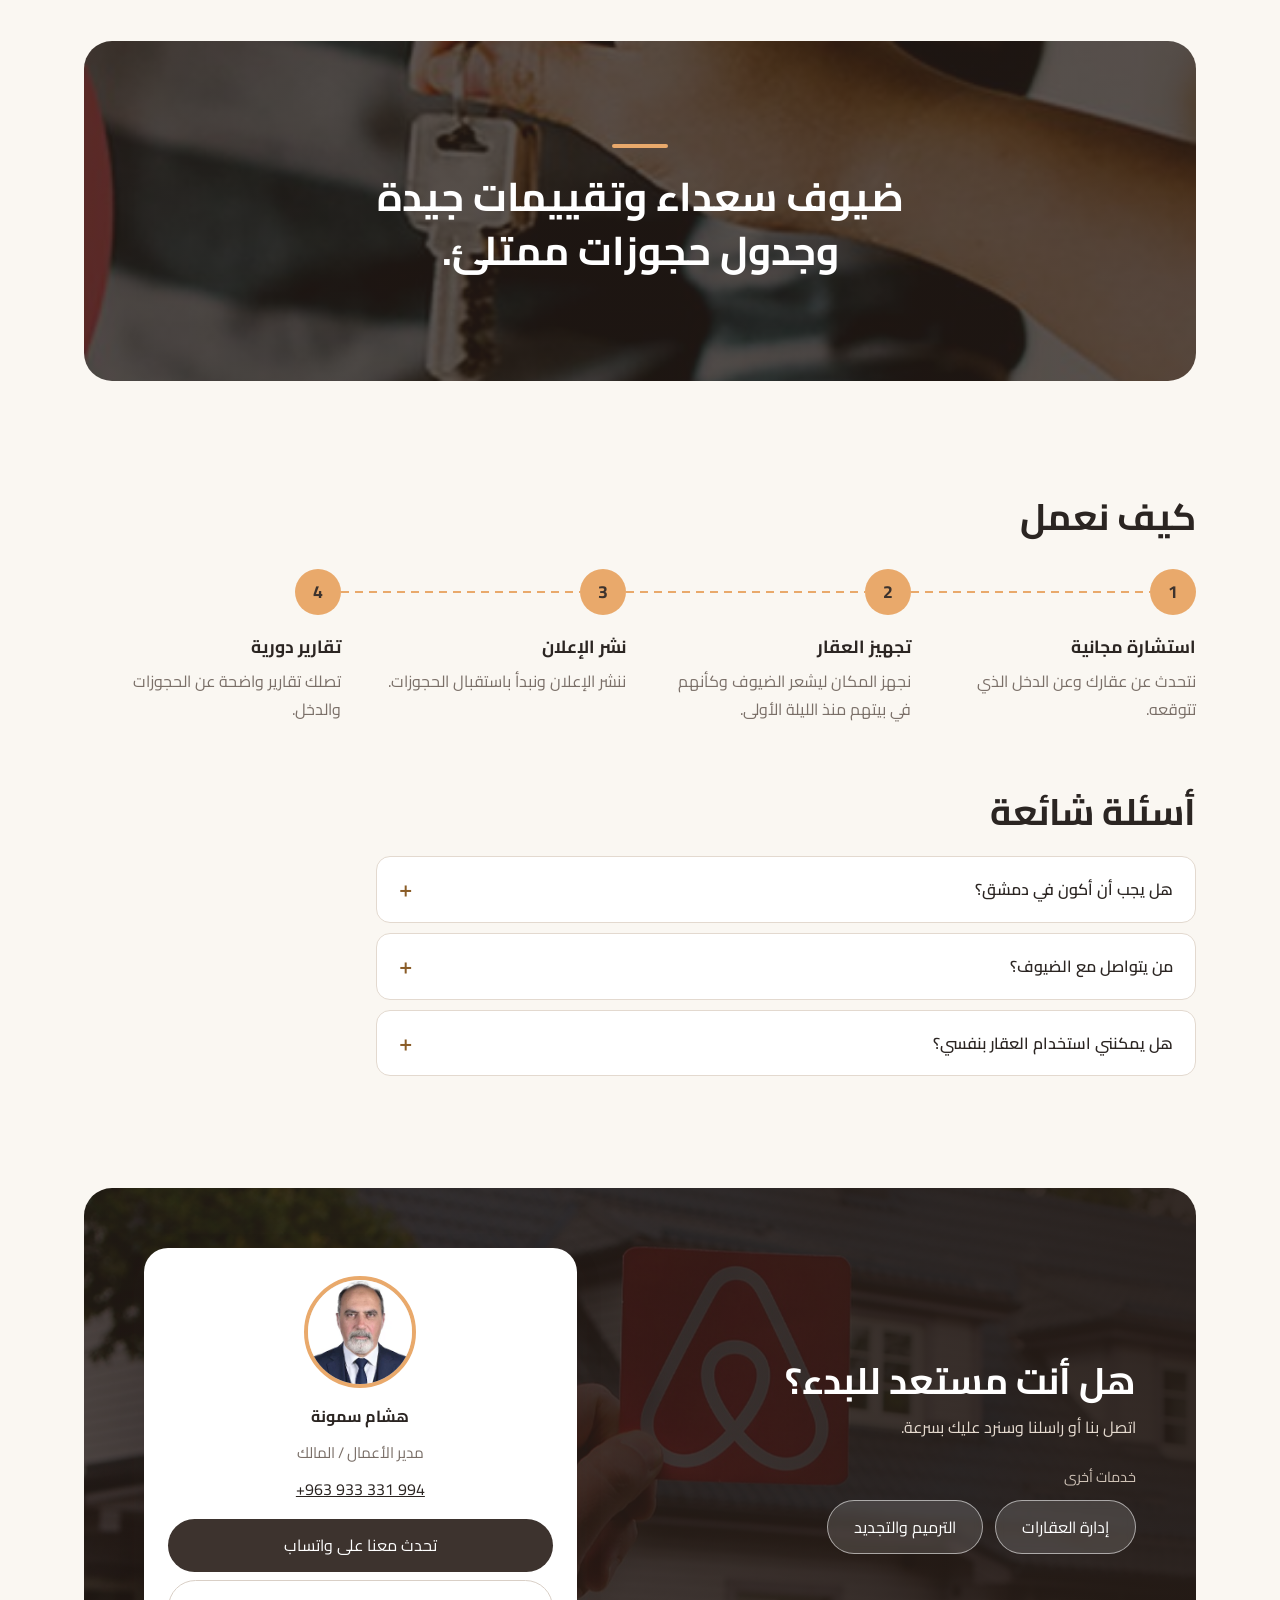
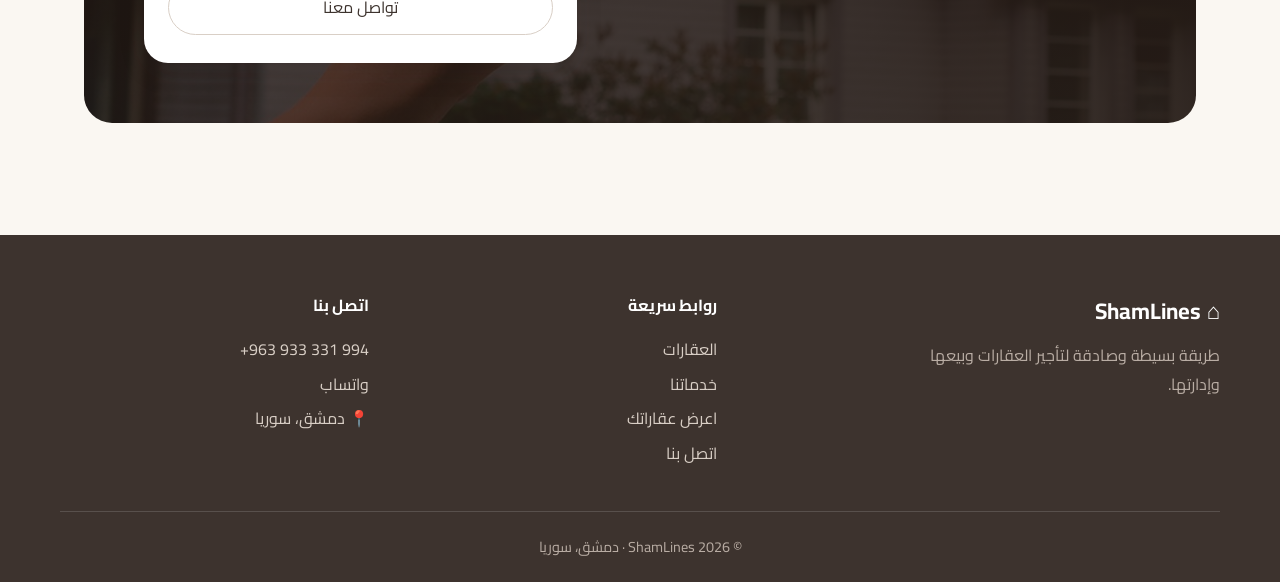
<file: service-airbnb.html>
<!DOCTYPE html>
<html lang="ar" dir="rtl">
<head>
  <meta charset="UTF-8">
  <meta name="viewport" content="width=device-width, initial-scale=1">
  <title>Airbnb management | ShamLines</title>
  <link rel="stylesheet" href="style.css">
</head>
<body>
<!-- NAVBAR: the same on every page. Move the class="active" to the current page -->
<header class="nav">
  <a class="logo" href="index.html">⌂ ShamLines</a>
  <button class="menu-btn" aria-label="Open menu">☰</button>
  <div class="menu">
    <nav class="links">
      <a href="index.html" >Home</a>
      <a href="contact.html#about">About</a>
      <a href="properties.html" >Properties</a>
      <a href="services.html" class="active">Services</a>
      <a href="list-property.html" >List your properties</a>
      <a href="contact.html" >Contact</a>
    </nav>
    <div class="auth"><button class="lang-btn" id="langBtn" type="button">English</button><a href="#">Log in</a><a class="btn" href="#">Sign up</a></div>
  </div>
</header>
<main class="wrap">
  <section style="padding-top:8px">
    <a class="back" href="services.html">Back to services</a>
    <!-- HERO: the photo is set in style="--img:..." -->
    <div class="svc-hero" style="--img:url('images/svc-airbnb-2.jpg'); --pos:center 88%">
      <div class="svc-hero-text">
        <h1>Airbnb management</h1>
        <p>Turn your property into a hassle-free short-term rental. We run everything, from the first listing to the last guest check-out.</p>
        <div class="d-actions">
          <a class="btn sun" href="https://wa.me/963933331994">Chat on WhatsApp</a>
          <a class="btn ghost" href="tel:+963933331994">Call now</a>
        </div>
      </div>
    </div>
  </section>

  <section>
    <div class="svc-intro">
      <div>
        <h2>Your property, working for you</h2>
        <p>Running a short-term rental is a full-time job: messages at midnight, guests arriving late, cleaning between stays and prices that change every week. We take all of that off your shoulders.</p>
        <p>We make sure guests have a great stay and leave good reviews, which brings more bookings and a better income for you, while you keep full ownership of your property.</p>
      </div>
      <div class="why">
        <h3>Why choose us</h3>
        <div class="why-item"><span class="f-ico">🤝</span><div><strong>One point of contact</strong><p>You deal directly with us, from the first call to the final handover.</p></div></div><div class="why-item"><span class="f-ico">💎</span><div><strong>Clear and honest pricing</strong><p>You know the cost before we start, with no surprises along the way.</p></div></div><div class="why-item"><span class="f-ico">📍</span><div><strong>Local knowledge</strong><p>We know Damascus, its neighbourhoods and what people are looking for.</p></div></div>
      </div>
    </div>
  </section>

  <section style="padding-top:8px">
    <h2>What is included</h2>
    <div class="inc"><div class="inc-item"><span class="f-ico">📝</span><div><h4>Listing creation</h4><p>A clear description and a listing that stands out from the rest.</p></div></div><div class="inc-item"><span class="f-ico">💲</span><div><h4>Smart pricing</h4><p>Prices adjusted to the season and demand so your calendar stays full.</p></div></div><div class="inc-item"><span class="f-ico">💬</span><div><h4>Guest messaging</h4><p>Fast replies to questions and bookings, day and night.</p></div></div><div class="inc-item"><span class="f-ico">🔑</span><div><h4>Check-in and keys</h4><p>A warm welcome and a smooth key handover for every guest.</p></div></div><div class="inc-item"><span class="f-ico">🧼</span><div><h4>Cleaning and laundry</h4><p>Spotless rooms and fresh linen between every stay.</p></div></div><div class="inc-item"><span class="f-ico">📊</span><div><h4>Maintenance and reports</h4><p>Quick fixes for small problems and regular updates on your income.</p></div></div></div>
  </section>

  <section style="padding-top:8px">
    <div class="svc-band" style="--img:url('images/svc-airbnb-1.jpg')"><p>Happy guests, good reviews and a calendar that stays full.</p></div>
  </section>

  <section>
    <h2>How it works</h2>
    <ol class="timeline"><li><strong>Free consultation</strong><p>We talk about your property and what you expect to earn.</p></li><li><strong>Get the property ready</strong><p>We prepare the space so guests feel at home from the first night.</p></li><li><strong>Go live</strong><p>We publish the listing and start accepting bookings.</p></li><li><strong>Regular updates</strong><p>You receive clear updates on bookings and income.</p></li></ol>
  </section>

  <section style="padding-top:8px">
    <h2>Frequently asked questions</h2>
    <div class="faq"><details><summary>Do I need to be in Damascus?</summary><p>No. We handle everything on site, so you can own the property from anywhere and still follow your bookings.</p></details><details><summary>Who talks to the guests?</summary><p>We do. We answer questions, confirm bookings, welcome guests and solve any problem during their stay.</p></details><details><summary>Can I still use the property myself?</summary><p>Yes. Tell us which dates you need and we will block them in the calendar.</p></details></div>
  </section>

  <section>
    <div class="svc-cta" style="--img:url('images/svc-airbnb-2.jpg')">
      <div>
        <h2>Ready to get started?</h2>
        <p>Call or message us and we will get back to you quickly.</p>
        <p class="svc-other">Other services</p>
        <div class="d-actions"><a class="btn ghost" href="service-management.html">Property management</a><a class="btn ghost" href="service-renovation.html">Renovations</a></div>
      </div>
      <aside class="agent">
        <img src="Hisham_Profile.webp" alt="" width="112" height="112">
        <strong>Hisham Sammouneh</strong>
        <span>Business Lead Director / Owner</span>
        <a dir="ltr" href="tel:+963933331994">+963 933 331 994</a>
        <a class="btn" href="https://wa.me/963933331994">Chat on WhatsApp</a>
        <a class="btn light" style="border:1px solid #d9cfc6" href="contact.html">Contact us</a>
      </aside>
    </div>
  </section>
</main>
<footer class="foot">
  <div class="foot-in">
    <div><a class="logo" href="index.html">⌂ ShamLines</a><p>A simple, honest way to rent, sell and manage property.</p></div>
    <div><h4>Quick links</h4><a href="properties.html">Properties</a><a href="services.html">Services</a><a href="list-property.html">List your properties</a><a href="contact.html">Contact</a></div>
    <div><h4>Contact</h4><a dir="ltr" href="tel:+963933331994">+963 933 331 994</a><a href="https://wa.me/963933331994">WhatsApp</a><span>📍 Damascus, Syria</span></div>
  </div>
  <div class="foot-copy">© 2026 ShamLines · Damascus, Syria</div>
</footer>
<script src="properties-data.js"></script>
<script src="lang.js"></script>
<script src="script.js"></script>
</body>
</html>
</file>
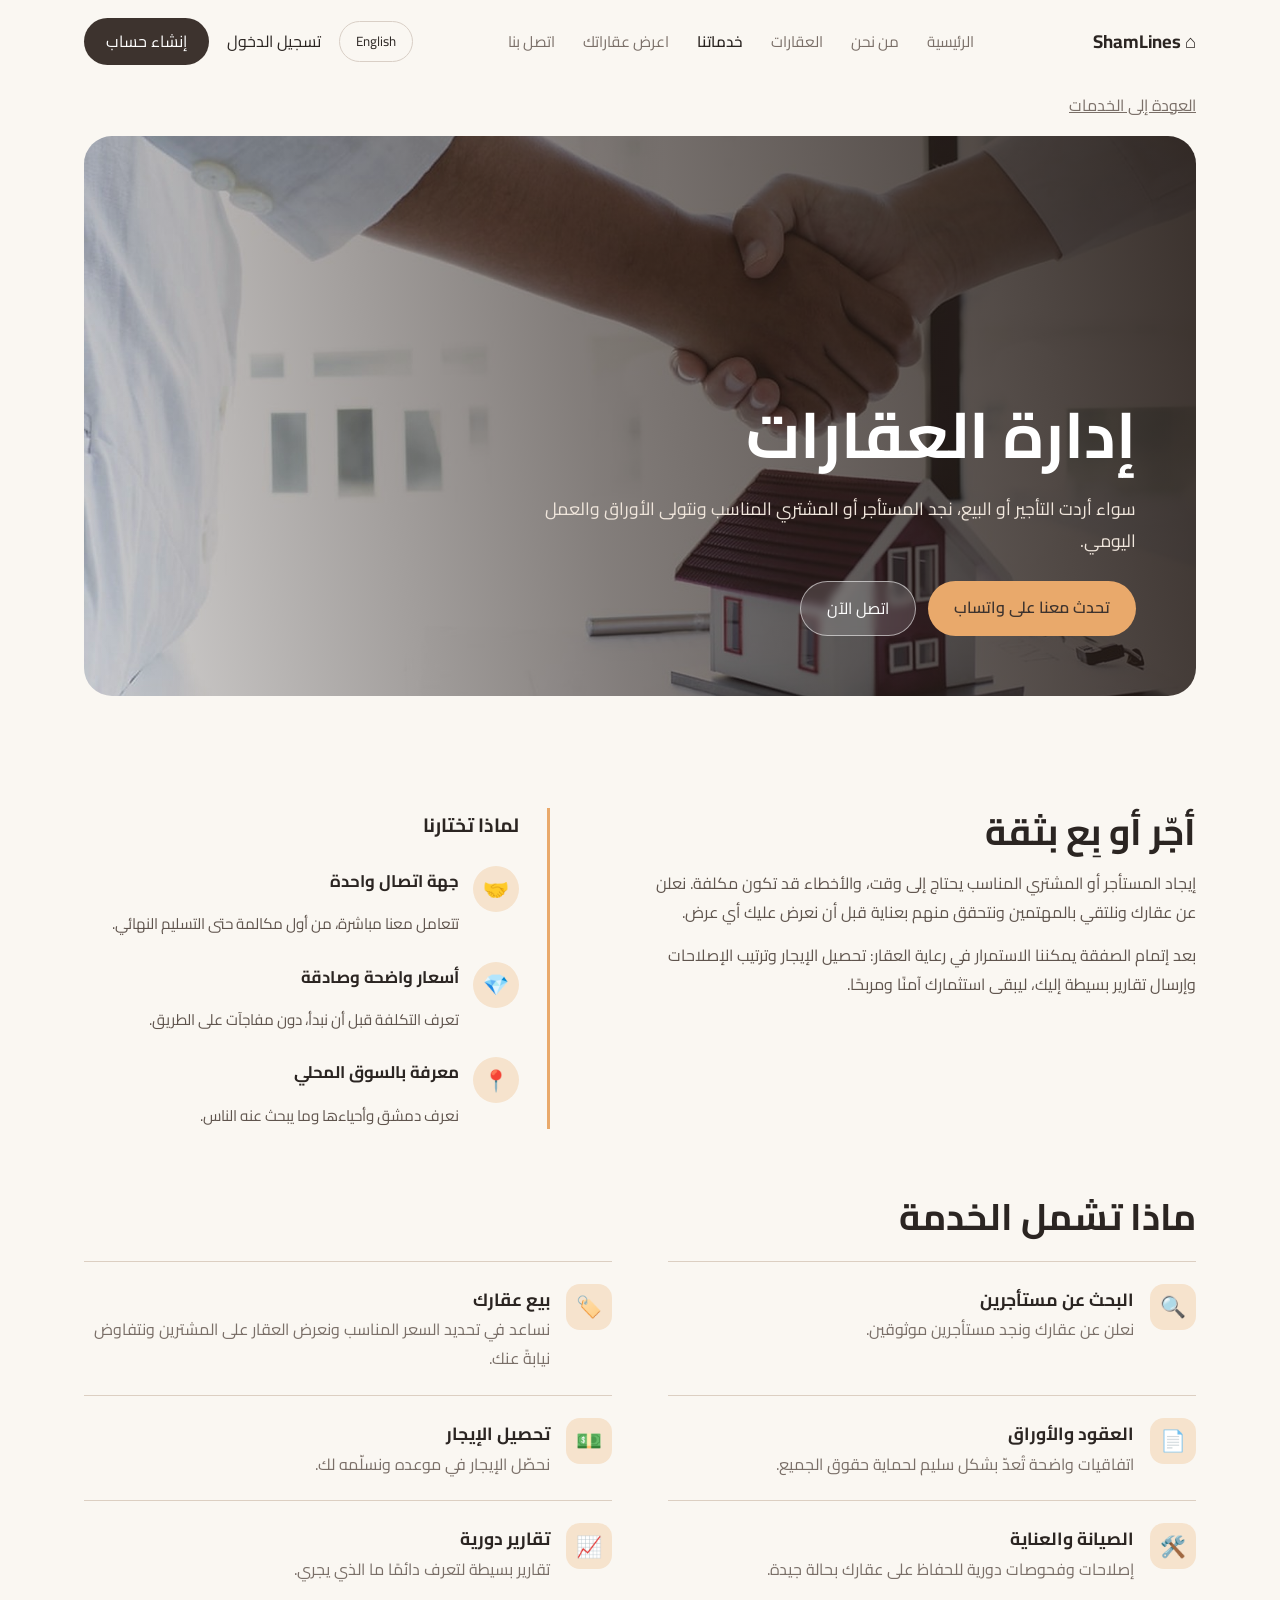
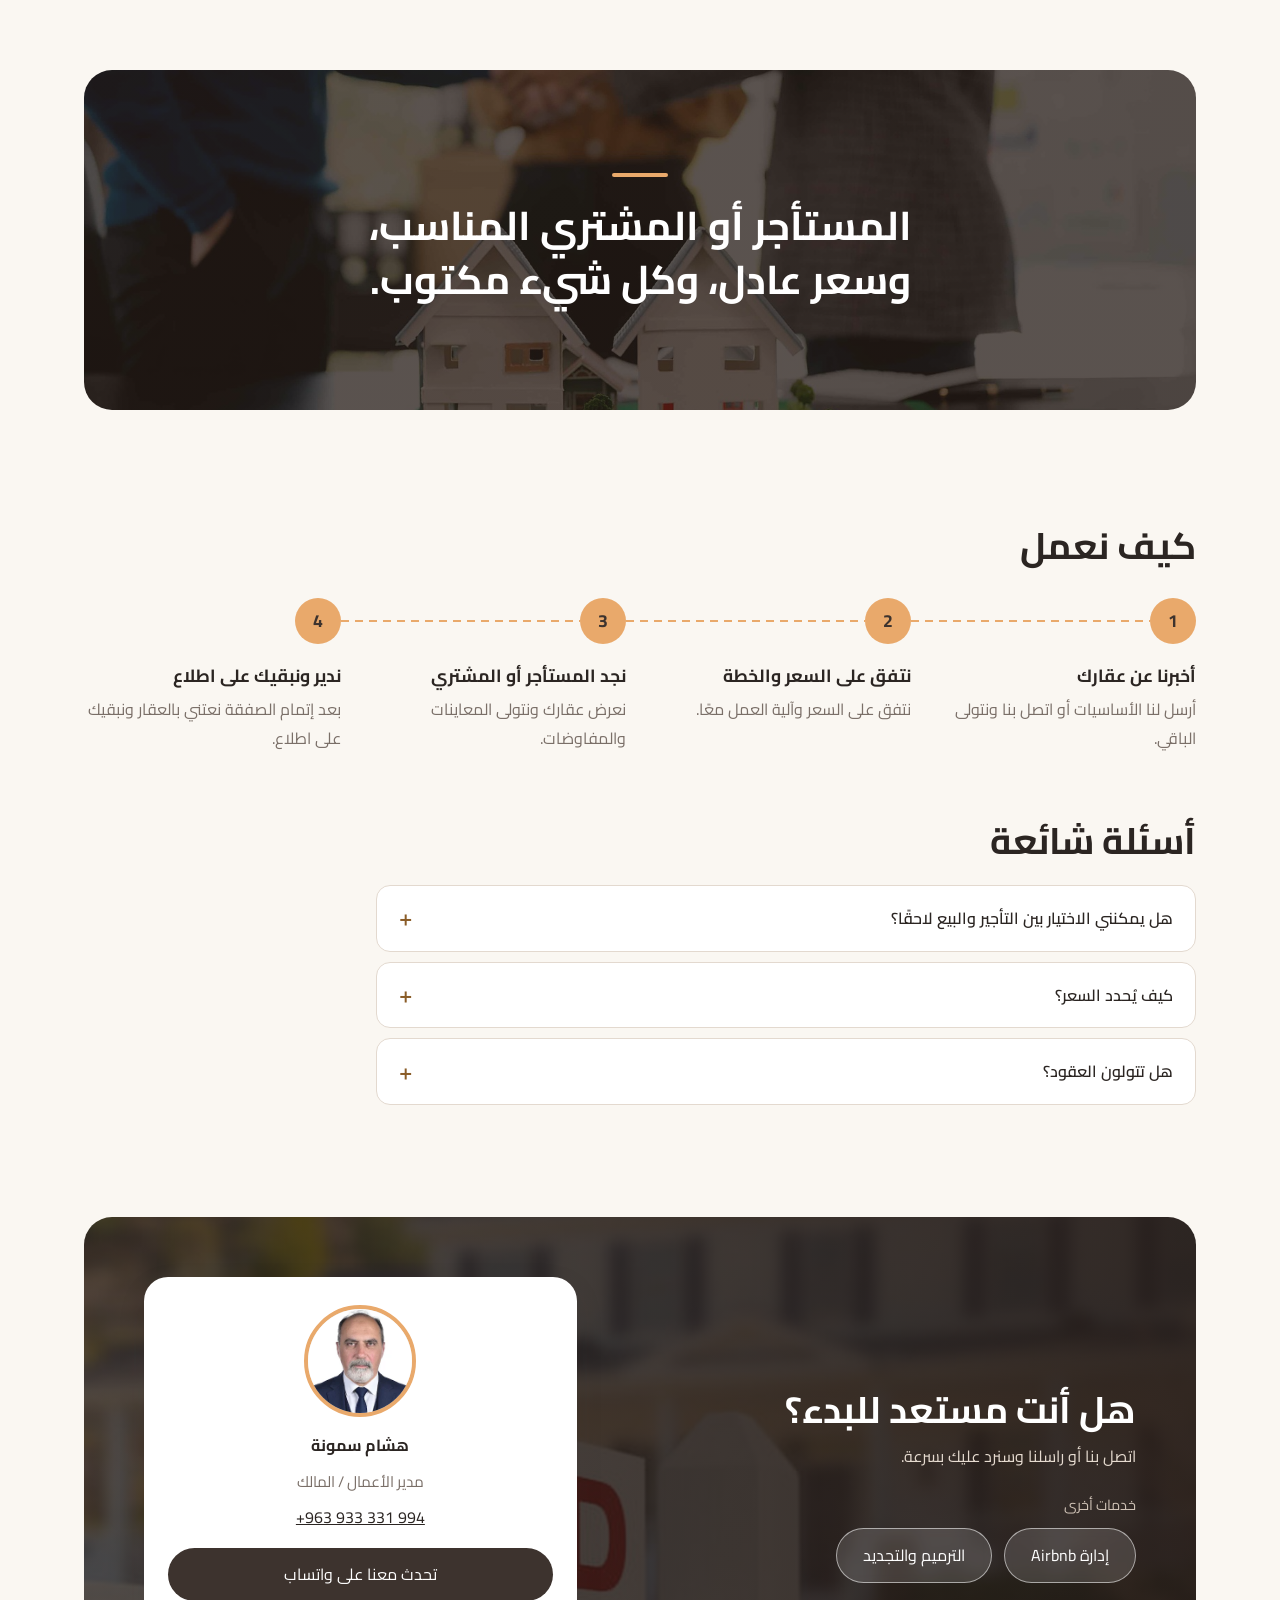
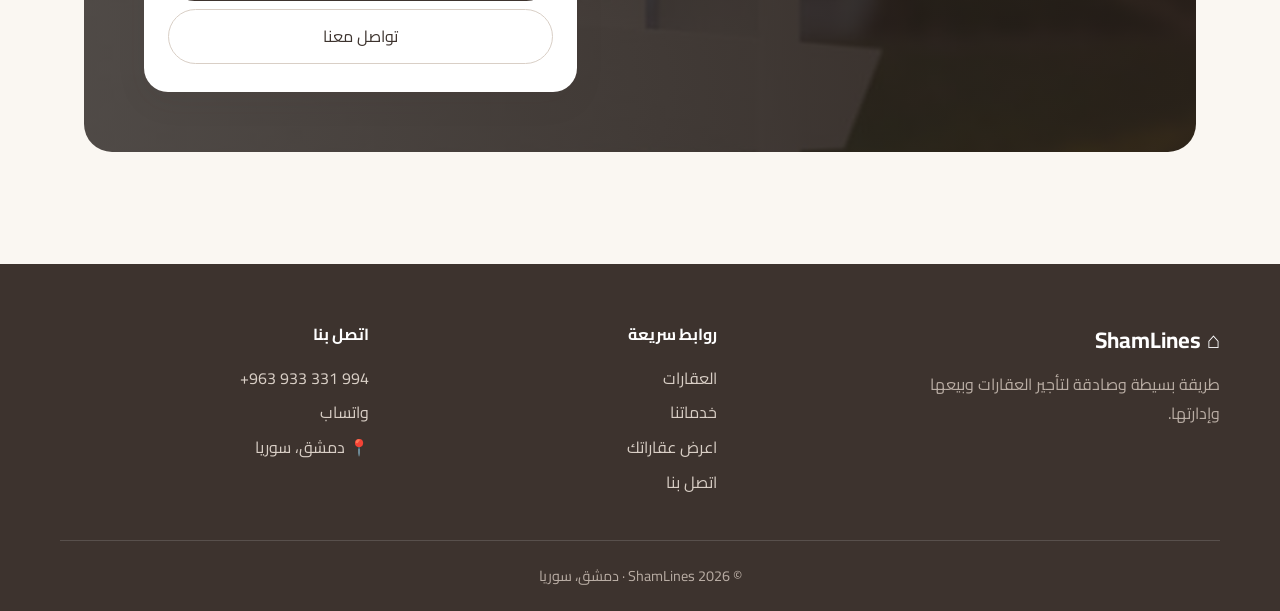
<file: service-management.html>
<!DOCTYPE html>
<html lang="ar" dir="rtl">
<head>
  <meta charset="UTF-8">
  <meta name="viewport" content="width=device-width, initial-scale=1">
  <title>Property management | ShamLines</title>
  <link rel="stylesheet" href="style.css">
</head>
<body>
<!-- NAVBAR: the same on every page. Move the class="active" to the current page -->
<header class="nav">
  <a class="logo" href="index.html">⌂ ShamLines</a>
  <button class="menu-btn" aria-label="Open menu">☰</button>
  <div class="menu">
    <nav class="links">
      <a href="index.html" >Home</a>
      <a href="contact.html#about">About</a>
      <a href="properties.html" >Properties</a>
      <a href="services.html" class="active">Services</a>
      <a href="list-property.html" >List your properties</a>
      <a href="contact.html" >Contact</a>
    </nav>
    <div class="auth"><button class="lang-btn" id="langBtn" type="button">English</button><a href="#">Log in</a><a class="btn" href="#">Sign up</a></div>
  </div>
</header>
<main class="wrap">
  <section style="padding-top:8px">
    <a class="back" href="services.html">Back to services</a>
    <!-- HERO: the photo is set in style="--img:..." -->
    <div class="svc-hero" style="--img:url('images/svc-management-1.jpg')">
      <div class="svc-hero-text">
        <h1>Property management</h1>
        <p>Whether you want to rent out or sell, we find the right tenant or buyer and take care of the paperwork and the day-to-day work.</p>
        <div class="d-actions">
          <a class="btn sun" href="https://wa.me/963933331994">Chat on WhatsApp</a>
          <a class="btn ghost" href="tel:+963933331994">Call now</a>
        </div>
      </div>
    </div>
  </section>

  <section>
    <div class="svc-intro">
      <div>
        <h2>Rent or sell with confidence</h2>
        <p>Finding the right tenant or buyer takes time, and mistakes can be expensive. We advertise your property, meet the people who are interested and check them carefully before we bring you an offer.</p>
        <p>Once the deal is done we can keep looking after the property: collecting the rent, arranging repairs and sending you simple updates, so your investment stays safe and profitable.</p>
      </div>
      <div class="why">
        <h3>Why choose us</h3>
        <div class="why-item"><span class="f-ico">🤝</span><div><strong>One point of contact</strong><p>You deal directly with us, from the first call to the final handover.</p></div></div><div class="why-item"><span class="f-ico">💎</span><div><strong>Clear and honest pricing</strong><p>You know the cost before we start, with no surprises along the way.</p></div></div><div class="why-item"><span class="f-ico">📍</span><div><strong>Local knowledge</strong><p>We know Damascus, its neighbourhoods and what people are looking for.</p></div></div>
      </div>
    </div>
  </section>

  <section style="padding-top:8px">
    <h2>What is included</h2>
    <div class="inc"><div class="inc-item"><span class="f-ico">🔍</span><div><h4>Tenant search</h4><p>We advertise your property and find reliable tenants.</p></div></div><div class="inc-item"><span class="f-ico">🏷️</span><div><h4>Selling your property</h4><p>We help set the right price, show it to buyers and negotiate for you.</p></div></div><div class="inc-item"><span class="f-ico">📄</span><div><h4>Contracts and paperwork</h4><p>Clear agreements prepared properly so everyone is protected.</p></div></div><div class="inc-item"><span class="f-ico">💵</span><div><h4>Rent collection</h4><p>We collect the rent on time and pass it on to you.</p></div></div><div class="inc-item"><span class="f-ico">🛠️</span><div><h4>Maintenance and care</h4><p>Repairs and regular checks to keep your property in good condition.</p></div></div><div class="inc-item"><span class="f-ico">📈</span><div><h4>Regular updates</h4><p>Simple reports so you always know what is happening.</p></div></div></div>
  </section>

  <section style="padding-top:8px">
    <div class="svc-band" style="--img:url('images/svc-management-2.jpg')"><p>The right tenant or buyer, a fair price and everything in writing.</p></div>
  </section>

  <section>
    <h2>How it works</h2>
    <ol class="timeline"><li><strong>Tell us about your property</strong><p>Send us the basics, or call us and we will take it from there.</p></li><li><strong>Agree the price and plan</strong><p>We agree on the price and how we will work together.</p></li><li><strong>We find the tenant or buyer</strong><p>We list your property and handle the viewings and the talks.</p></li><li><strong>We manage and keep you informed</strong><p>After the deal we look after the property and keep you updated.</p></li></ol>
  </section>

  <section style="padding-top:8px">
    <h2>Frequently asked questions</h2>
    <div class="faq"><details><summary>Can I choose between renting and selling later?</summary><p>Of course. We explain what each option could bring you, so you can decide what suits you best.</p></details><details><summary>How is the price decided?</summary><p>We compare similar properties in the area and agree a fair price with you, so your property gets attention without sitting empty for months.</p></details><details><summary>Will you handle the contracts?</summary><p>Yes. We prepare clear agreements and explain them to you, so everyone knows what has been agreed.</p></details></div>
  </section>

  <section>
    <div class="svc-cta" style="--img:url('images/svc-management-3.jpg')">
      <div>
        <h2>Ready to get started?</h2>
        <p>Call or message us and we will get back to you quickly.</p>
        <p class="svc-other">Other services</p>
        <div class="d-actions"><a class="btn ghost" href="service-airbnb.html">Airbnb management</a><a class="btn ghost" href="service-renovation.html">Renovations</a></div>
      </div>
      <aside class="agent">
        <img src="Hisham_Profile.webp" alt="" width="112" height="112">
        <strong>Hisham Sammouneh</strong>
        <span>Business Lead Director / Owner</span>
        <a dir="ltr" href="tel:+963933331994">+963 933 331 994</a>
        <a class="btn" href="https://wa.me/963933331994">Chat on WhatsApp</a>
        <a class="btn light" style="border:1px solid #d9cfc6" href="contact.html">Contact us</a>
      </aside>
    </div>
  </section>
</main>
<footer class="foot">
  <div class="foot-in">
    <div><a class="logo" href="index.html">⌂ ShamLines</a><p>A simple, honest way to rent, sell and manage property.</p></div>
    <div><h4>Quick links</h4><a href="properties.html">Properties</a><a href="services.html">Services</a><a href="list-property.html">List your properties</a><a href="contact.html">Contact</a></div>
    <div><h4>Contact</h4><a dir="ltr" href="tel:+963933331994">+963 933 331 994</a><a href="https://wa.me/963933331994">WhatsApp</a><span>📍 Damascus, Syria</span></div>
  </div>
  <div class="foot-copy">© 2026 ShamLines · Damascus, Syria</div>
</footer>
<script src="properties-data.js"></script>
<script src="lang.js"></script>
<script src="script.js"></script>
</body>
</html>
</file>
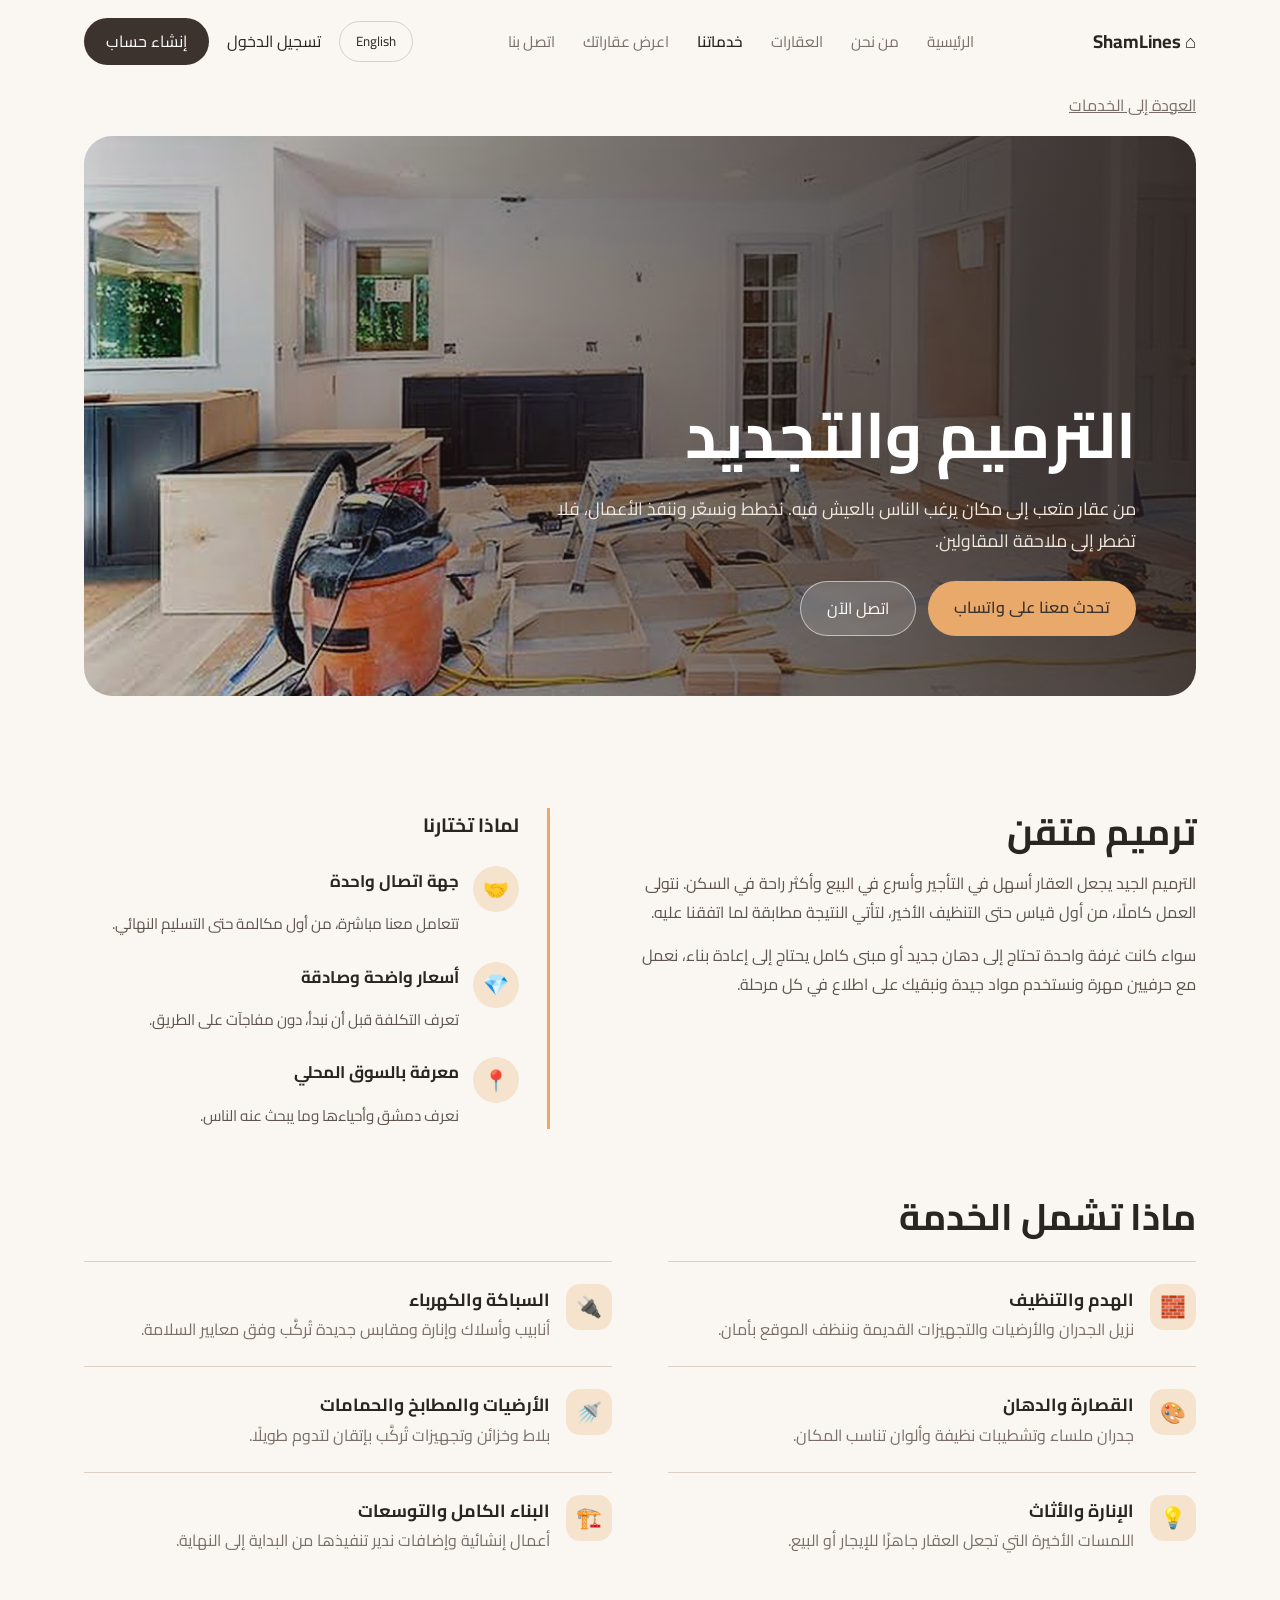
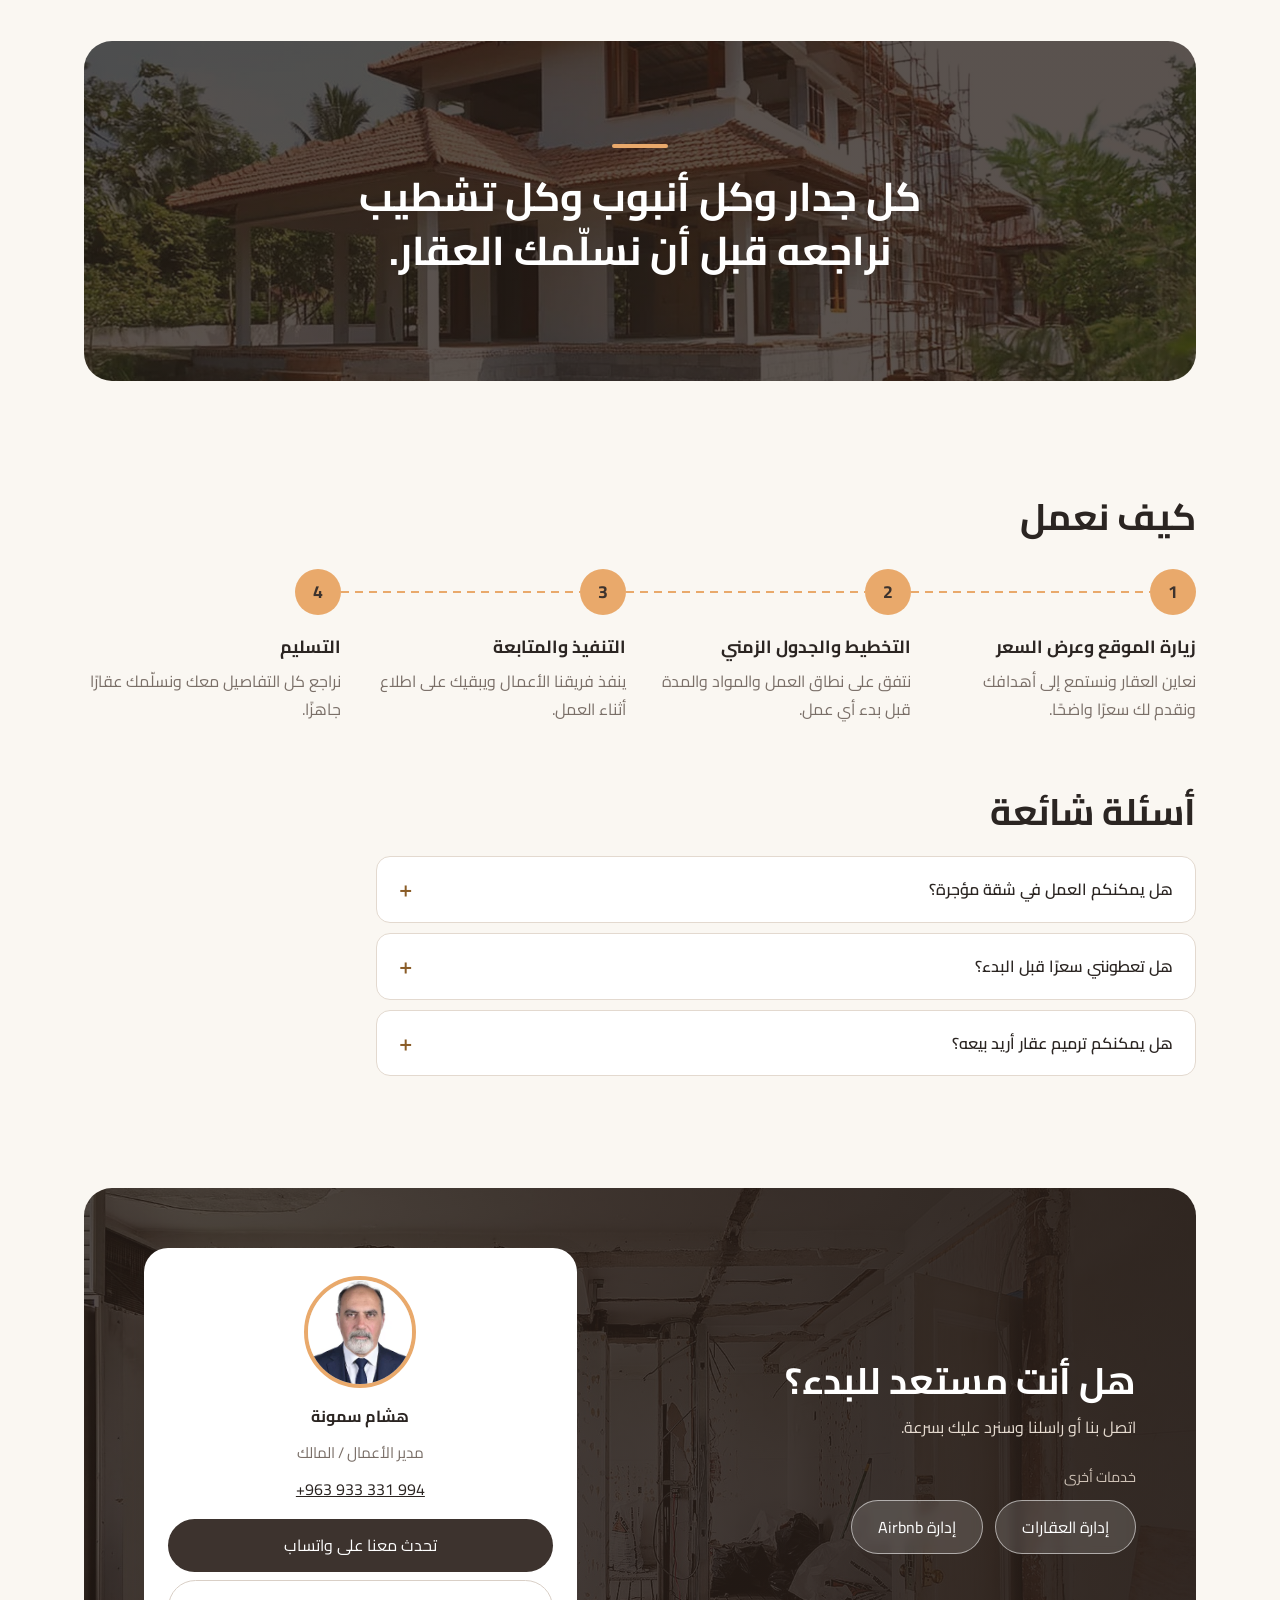
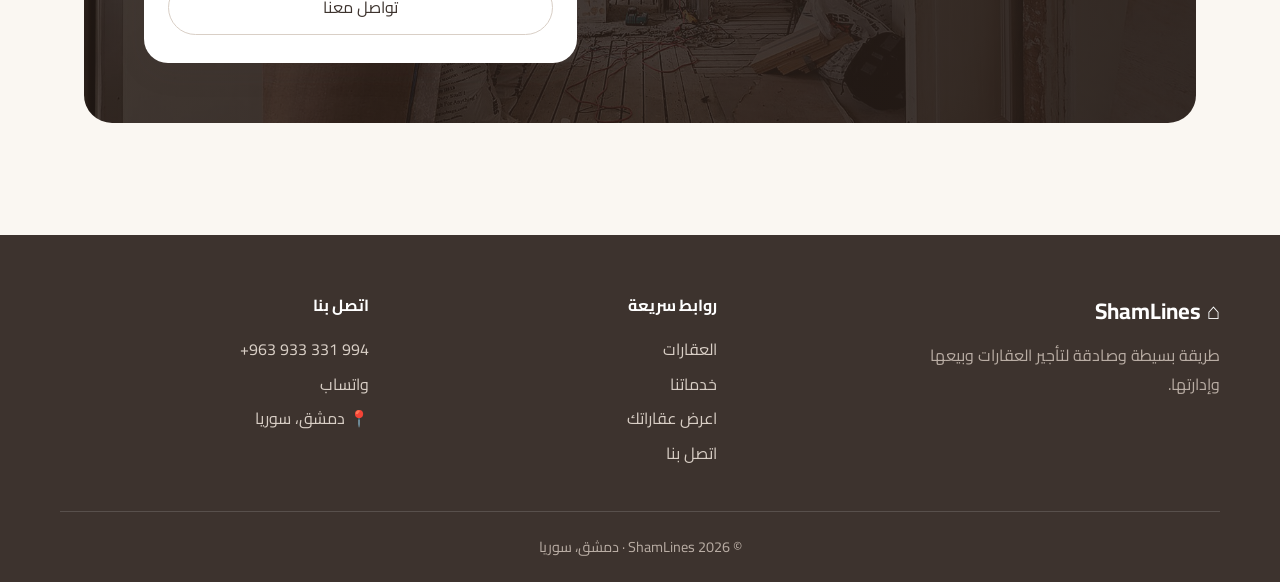
<file: service-renovation.html>
<!DOCTYPE html>
<html lang="ar" dir="rtl">
<head>
  <meta charset="UTF-8">
  <meta name="viewport" content="width=device-width, initial-scale=1">
  <title>Renovations | ShamLines</title>
  <link rel="stylesheet" href="style.css">
</head>
<body>
<!-- NAVBAR: the same on every page. Move the class="active" to the current page -->
<header class="nav">
  <a class="logo" href="index.html">⌂ ShamLines</a>
  <button class="menu-btn" aria-label="Open menu">☰</button>
  <div class="menu">
    <nav class="links">
      <a href="index.html" >Home</a>
      <a href="contact.html#about">About</a>
      <a href="properties.html" >Properties</a>
      <a href="services.html" class="active">Services</a>
      <a href="list-property.html" >List your properties</a>
      <a href="contact.html" >Contact</a>
    </nav>
    <div class="auth"><button class="lang-btn" id="langBtn" type="button">English</button><a href="#">Log in</a><a class="btn" href="#">Sign up</a></div>
  </div>
</header>
<main class="wrap">
  <section style="padding-top:8px">
    <a class="back" href="services.html">Back to services</a>
    <!-- HERO: the photo is set in style="--img:..." -->
    <div class="svc-hero" style="--img:url('images/svc-renovation-1.jpg')">
      <div class="svc-hero-text">
        <h1>Renovations</h1>
        <p>From a tired property to one people want to live in. We plan, price and carry out the work, so you do not have to chase builders.</p>
        <div class="d-actions">
          <a class="btn sun" href="https://wa.me/963933331994">Chat on WhatsApp</a>
          <a class="btn ghost" href="tel:+963933331994">Call now</a>
        </div>
      </div>
    </div>
  </section>

  <section>
    <div class="svc-intro">
      <div>
        <h2>Renovation done properly</h2>
        <p>A good renovation makes a property easier to rent, faster to sell and more pleasant to live in. We take care of the whole job, from the first measurements to the final clean-up, so the result matches what we agreed.</p>
        <p>Whether it is one room that needs fresh paint or a whole building that needs rebuilding, we work with skilled tradespeople, use good materials and keep you informed at every stage.</p>
      </div>
      <div class="why">
        <h3>Why choose us</h3>
        <div class="why-item"><span class="f-ico">🤝</span><div><strong>One point of contact</strong><p>You deal directly with us, from the first call to the final handover.</p></div></div><div class="why-item"><span class="f-ico">💎</span><div><strong>Clear and honest pricing</strong><p>You know the cost before we start, with no surprises along the way.</p></div></div><div class="why-item"><span class="f-ico">📍</span><div><strong>Local knowledge</strong><p>We know Damascus, its neighbourhoods and what people are looking for.</p></div></div>
      </div>
    </div>
  </section>

  <section style="padding-top:8px">
    <h2>What is included</h2>
    <div class="inc"><div class="inc-item"><span class="f-ico">🧱</span><div><h4>Demolition and clearing</h4><p>We remove old walls, floors and fittings and clear the site safely.</p></div></div><div class="inc-item"><span class="f-ico">🔌</span><div><h4>Plumbing and electrical</h4><p>New pipes, wiring, lighting and sockets installed to a safe standard.</p></div></div><div class="inc-item"><span class="f-ico">🎨</span><div><h4>Plastering and painting</h4><p>Smooth walls, clean finishes and colours that suit the space.</p></div></div><div class="inc-item"><span class="f-ico">🚿</span><div><h4>Floors, kitchens and bathrooms</h4><p>Tiles, cabinets and fixtures fitted neatly and built to last.</p></div></div><div class="inc-item"><span class="f-ico">💡</span><div><h4>Lighting and furniture</h4><p>The finishing touches that make a property ready to rent or sell.</p></div></div><div class="inc-item"><span class="f-ico">🏗️</span><div><h4>Full construction and extensions</h4><p>Structural work and additions, managed from start to finish.</p></div></div></div>
  </section>

  <section style="padding-top:8px">
    <div class="svc-band" style="--img:url('images/svc-renovation-3.jpg')"><p>Every wall, every pipe and every finish checked before we hand it over.</p></div>
  </section>

  <section>
    <h2>How it works</h2>
    <ol class="timeline"><li><strong>Site visit and quote</strong><p>We look at the property, listen to your goals and give you a clear price.</p></li><li><strong>Plan and schedule</strong><p>We agree the scope, the materials and a timeline before any work starts.</p></li><li><strong>Work and updates</strong><p>Our team does the work and keeps you updated along the way.</p></li><li><strong>Handover</strong><p>We check every detail with you and hand over a finished property.</p></li></ol>
  </section>

  <section style="padding-top:8px">
    <h2>Frequently asked questions</h2>
    <div class="faq"><details><summary>Can you work on an apartment I am renting out?</summary><p>Yes. We can plan the work around your tenants or carry it out while the property is empty, so you lose as little rent as possible.</p></details><details><summary>Do you give a price before starting?</summary><p>Yes. After visiting the property we give you a clear quote that explains what is included, and we agree it with you before any work begins.</p></details><details><summary>Can you renovate a property I want to sell?</summary><p>Yes. We focus on the improvements that add the most value, so the property looks its best to buyers.</p></details></div>
  </section>

  <section>
    <div class="svc-cta" style="--img:url('images/svc-renovation-4.jpg')">
      <div>
        <h2>Ready to get started?</h2>
        <p>Call or message us and we will get back to you quickly.</p>
        <p class="svc-other">Other services</p>
        <div class="d-actions"><a class="btn ghost" href="service-management.html">Property management</a><a class="btn ghost" href="service-airbnb.html">Airbnb management</a></div>
      </div>
      <aside class="agent">
        <img src="Hisham_Profile.webp" alt="" width="112" height="112">
        <strong>Hisham Sammouneh</strong>
        <span>Business Lead Director / Owner</span>
        <a dir="ltr" href="tel:+963933331994">+963 933 331 994</a>
        <a class="btn" href="https://wa.me/963933331994">Chat on WhatsApp</a>
        <a class="btn light" style="border:1px solid #d9cfc6" href="contact.html">Contact us</a>
      </aside>
    </div>
  </section>
</main>
<footer class="foot">
  <div class="foot-in">
    <div><a class="logo" href="index.html">⌂ ShamLines</a><p>A simple, honest way to rent, sell and manage property.</p></div>
    <div><h4>Quick links</h4><a href="properties.html">Properties</a><a href="services.html">Services</a><a href="list-property.html">List your properties</a><a href="contact.html">Contact</a></div>
    <div><h4>Contact</h4><a dir="ltr" href="tel:+963933331994">+963 933 331 994</a><a href="https://wa.me/963933331994">WhatsApp</a><span>📍 Damascus, Syria</span></div>
  </div>
  <div class="foot-copy">© 2026 ShamLines · Damascus, Syria</div>
</footer>
<script src="properties-data.js"></script>
<script src="lang.js"></script>
<script src="script.js"></script>
</body>
</html>
</file>
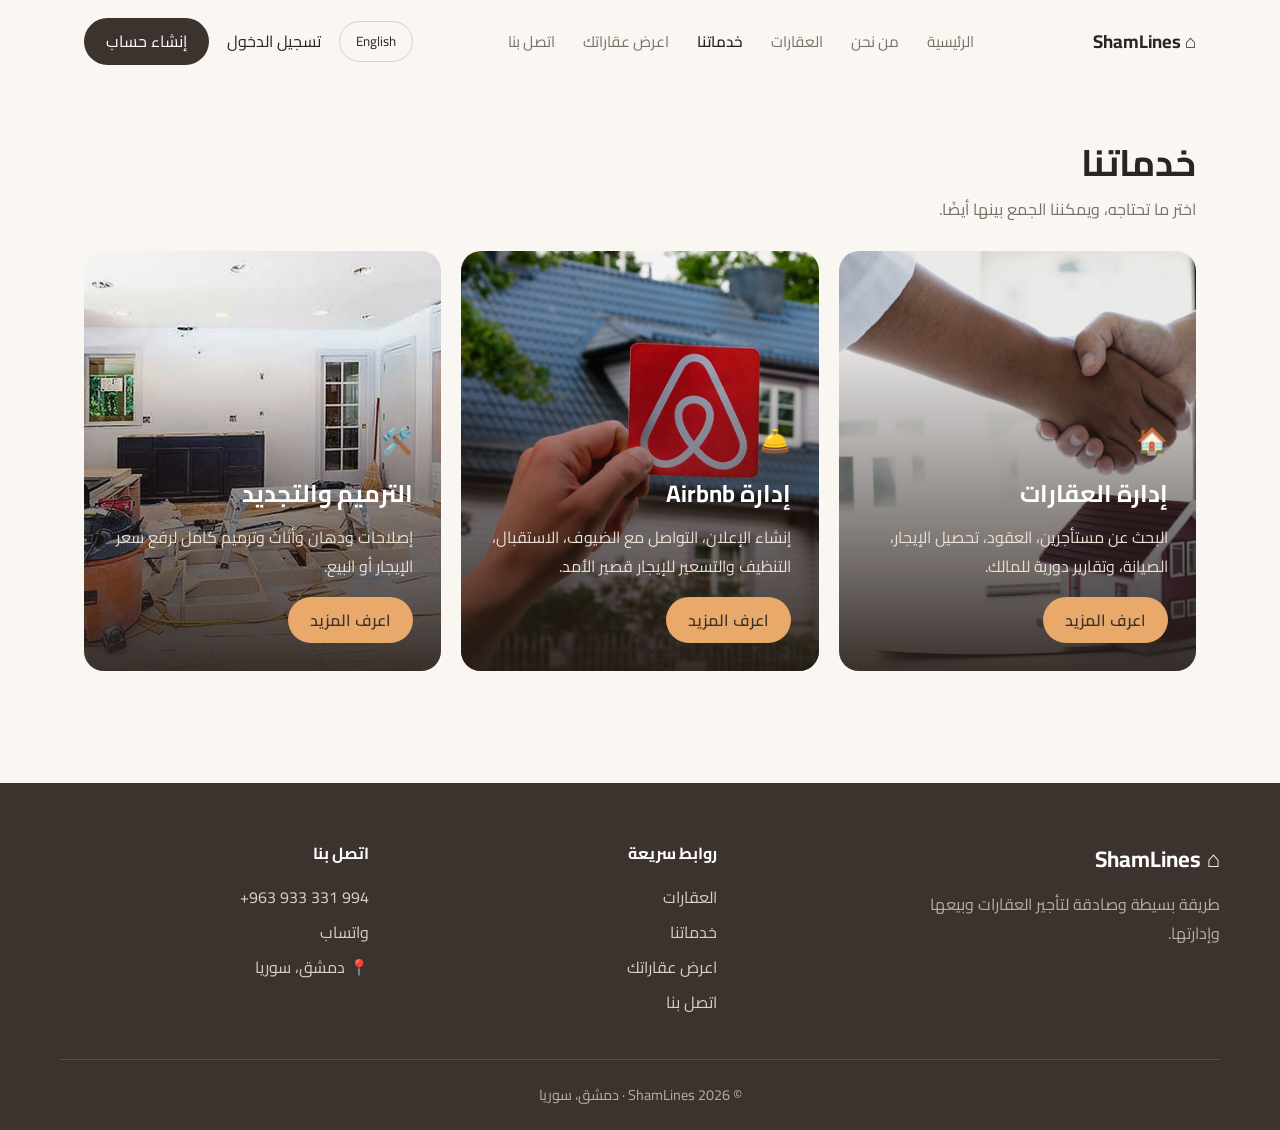
<file: services.html>
<!DOCTYPE html>
<html lang="ar" dir="rtl">
<head>
  <meta charset="UTF-8">
  <meta name="viewport" content="width=device-width, initial-scale=1">
  <title>Services | ShamLines</title>
  <link rel="stylesheet" href="style.css">
</head>
<body>
<!-- NAVBAR: the same on every page. Move the class="active" to the current page -->
<header class="nav">
  <a class="logo" href="index.html">⌂ ShamLines</a>
  <button class="menu-btn" aria-label="Open menu">☰</button>
  <div class="menu">
    <nav class="links">
      <a href="index.html" >Home</a>
      <a href="contact.html#about">About</a>
      <a href="properties.html" >Properties</a>
      <a href="services.html" class="active">Services</a>
      <a href="list-property.html" >List your properties</a>
      <a href="contact.html" >Contact</a>
    </nav>
    <div class="auth"><button class="lang-btn" id="langBtn" type="button">English</button><a href="#">Log in</a><a class="btn" href="#">Sign up</a></div>
  </div>
</header>
<main class="wrap">
  <section>
    <h2>Our services</h2>
    <p class="sub">Pick what you need. We can also combine them.</p>
    <div class="svc-cards">
      <a class="svc-card" href="service-management.html" style="--img:url('images/svc-management-1.jpg')"><span class="ico">🏠</span><h3>Property management</h3><p>Tenant search, contracts, rent collection, maintenance and regular updates for owners.</p><span class="more">Learn more</span></a>
      <a class="svc-card" href="service-airbnb.html" style="--img:url('images/svc-airbnb-2.jpg')"><span class="ico">🛎️</span><h3>Airbnb management</h3><p>Listing creation, guest messaging, check-ins, cleaning and pricing for short-term rentals.</p><span class="more">Learn more</span></a>
      <a class="svc-card" href="service-renovation.html" style="--img:url('images/svc-renovation-1.jpg')"><span class="ico">🛠️</span><h3>Renovations</h3><p>Repairs, painting, furniture and full renovations to raise your rent or sale price.</p><span class="more">Learn more</span></a>
    </div>
  </section>
</main>
<footer class="foot">
  <div class="foot-in">
    <div><a class="logo" href="index.html">⌂ ShamLines</a><p>A simple, honest way to rent, sell and manage property.</p></div>
    <div><h4>Quick links</h4><a href="properties.html">Properties</a><a href="services.html">Services</a><a href="list-property.html">List your properties</a><a href="contact.html">Contact</a></div>
    <div><h4>Contact</h4><a dir="ltr" href="tel:+963933331994">+963 933 331 994</a><a href="https://wa.me/963933331994">WhatsApp</a><span>📍 Damascus, Syria</span></div>
  </div>
  <div class="foot-copy">© 2026 ShamLines · Damascus, Syria</div>
</footer>
<script src="properties-data.js"></script>
<script src="lang.js"></script>
<script src="script.js"></script>
</body>
</html>
</file>
<file: style.css>
@import url('https://fonts.googleapis.com/css2?family=Cairo:wght@400;600;700&display=swap');  /* Arabic font */
/* ===== 1. DESIGN TOKENS: change colors/sizes here and the whole site updates ===== */
:root {
  --bg: #faf7f2;        /* off-white page background */
  --ink: #2b2522;       /* main text */
  --muted: #7a6f68;     /* secondary text */
  --dark: #3d332e;      /* dark brown buttons */
  --sun: #e9a96b;       /* warm sunset accent */
  --card: #ffffff;
  --radius: 28px;       /* big rounded corners like the reference */
  --hero-tint: linear-gradient(160deg, rgba(246,197,142,.4), rgba(233,169,107,.15) 50%, rgba(138,163,181,.3));  /* warm sunset tint over the hero photo */
}

/* ===== 2. BASE ===== */
* { box-sizing: border-box; margin: 0; padding: 0; }
body { font-family: "Cairo", "Segoe UI", Helvetica, Arial, sans-serif; background: var(--bg); color: var(--ink); line-height: 1.6; }
a { color: inherit; text-decoration: none; }
img { max-width: 100%; display: block; }
.wrap { max-width: 1160px; margin: 0 auto; padding: 0 24px; }   /* centers content */
section { padding: 56px 0; }
h1 { font-size: clamp(2.4rem, 6vw, 4.2rem); line-height: 1.05; letter-spacing: -0.02em; }
h2 { font-size: clamp(1.6rem, 3.5vw, 2.3rem); letter-spacing: -0.01em; margin-bottom: 8px; }
.sub { color: var(--muted); max-width: 52ch; margin-bottom: 28px; }

/* Buttons */
.btn { display: inline-block; background: var(--dark); color: #fff; padding: 12px 26px; border-radius: 999px; border: 0; font-size: 1rem; cursor: pointer; transition: transform .2s; }
.btn:hover { transform: translateY(-2px); }
.btn.light { background: #fff; color: var(--dark); }
:focus-visible { outline: 3px solid var(--sun); outline-offset: 3px; }

/* ===== 3. NAVBAR ===== */
.nav { display: flex; align-items: center; gap: 24px; max-width: 1160px; margin: 0 auto; padding: 18px 24px; }
.logo { font-weight: 700; font-size: 1.15rem; }
.menu { display: flex; flex: 1; align-items: center; }
.links { display: flex; gap: 28px; margin: 0 auto; }
.links a { color: var(--muted); font-size: .95rem; }
.links a.active, .links a:hover { color: var(--ink); font-weight: 600; }
.auth { display: flex; align-items: center; gap: 18px; }
.auth .btn { padding: 9px 22px; }
.menu-btn { display: none; margin-inline-start: auto; background: none; border: 0; font-size: 1.6rem; cursor: pointer; }

/* ===== 4. HERO ===== */
.hero { min-height: 460px; border-radius: var(--radius); padding: 64px 56px; display: flex; flex-direction: column; justify-content: center; align-items: flex-start; gap: 18px;
  /* House photo (images/hero.jpg) + cream fade so the text stays readable + warm tint */
  background: linear-gradient(100deg, rgba(250,247,242,.93) 0%, rgba(250,247,242,.6) 45%, rgba(250,247,242,0) 100%),
              var(--hero-tint), url('images/hero.jpg') center 40% / cover #e9c9a0; }
.hero p { color: #5f544d; max-width: 40ch; }

/* Search bar */
.search { display: flex; flex-wrap: wrap; gap: 10px; background: var(--card); padding: 10px; border-radius: 999px; box-shadow: 0 10px 30px rgba(61,51,46,.12); margin-top: 8px; }
.search input, .search select { border: 0; background: transparent; padding: 10px 16px; font-size: .95rem; min-width: 150px; color: var(--ink); }

/* ===== 5. MASONRY GALLERY (CSS columns) ===== */
.gallery { column-count: 4; column-gap: 20px; }
.card { position: relative; display: block; break-inside: avoid; margin-bottom: 20px; border-radius: 24px; overflow: hidden; background-size: cover; background-position: center; aspect-ratio: 1 / 1.15; transition: transform .25s, box-shadow .25s; }
.card:nth-child(3n+1) { aspect-ratio: 1 / 1.4; }   /* different heights = masonry look */
.card:nth-child(3n+2) { aspect-ratio: 1 / 1; }
.card:hover { transform: scale(1.02); box-shadow: 0 16px 36px rgba(61,51,46,.25); }
.card::after { content: ""; position: absolute; inset: 0; background: linear-gradient(transparent 55%, rgba(0,0,0,.45)); }
.price, .badge, .fav, .place { position: absolute; z-index: 2; }
.price { top: 14px; inset-inline-start: 14px; background: #fff; padding: 5px 14px; border-radius: 999px; font-weight: 700; font-size: .9rem; }
.badge { top: 52px; inset-inline-start: 14px; background: var(--sun); color: var(--dark); padding: 2px 12px; border-radius: 999px; font-size: .75rem; font-weight: 600; }
.fav { top: 12px; inset-inline-end: 12px; width: 36px; height: 36px; border-radius: 50%; border: 0; background: rgba(255,255,255,.55); font-size: 1.1rem; cursor: pointer; }
.fav.on { background: #fff; color: #d4474b; }
.place { bottom: 14px; inset-inline-start: 16px; color: #fff; font-weight: 600; }

/* Filter buttons (Properties page) */
.filters { display: flex; flex-wrap: wrap; gap: 10px; margin-bottom: 28px; }
.filters button { padding: 9px 22px; border-radius: 999px; border: 1px solid #d9cfc6; background: transparent; cursor: pointer; font-size: .95rem; }
.filters button.on { background: var(--dark); color: #fff; border-color: var(--dark); }

/* ===== 6. SERVICE BOXES, CTA BAND, FORMS ===== */
.boxes { display: grid; grid-template-columns: repeat(auto-fit, minmax(240px, 1fr)); gap: 20px; }
.box { background: var(--card); padding: 30px; border-radius: 24px; display: flex; flex-direction: column; gap: 10px; align-items: flex-start; }
.box .ico { font-size: 1.8rem; }
.box p { color: var(--muted); flex: 1; }
.cta { background: var(--dark); color: #fff; border-radius: var(--radius); padding: 56px; display: flex; flex-wrap: wrap; justify-content: space-between; align-items: center; gap: 20px; }
.cta p { color: #d9cfc6; }
.form { background: var(--card); padding: 32px; border-radius: var(--radius); display: grid; gap: 14px; }
.form .row { display: grid; grid-template-columns: 1fr 1fr; gap: 14px; }
.form input, .form select, .form textarea { width: 100%; padding: 13px 16px; border: 1px solid #e3d9cf; border-radius: 14px; font: inherit; background: var(--bg); }
.form textarea { min-height: 120px; resize: vertical; }
.two { display: grid; grid-template-columns: 1fr 1fr; gap: 32px; align-items: start; }
.map { min-height: 220px; border-radius: 24px; background: #e7ddd2; display: grid; place-items: center; color: var(--muted); margin-top: 20px; }
.info p { margin-bottom: 8px; }
footer { text-align: center; color: var(--muted); padding: 40px 24px; font-size: .9rem; }

/* ===== 7. RESPONSIVE ===== */
@media (max-width: 960px) { .gallery { column-count: 2; } .two { grid-template-columns: 1fr; } }
@media (max-width: 760px) {
  .menu-btn { display: block; }
  .menu { display: none; position: absolute; top: 64px; left: 12px; right: 12px; z-index: 10; flex-direction: column; align-items: flex-start; gap: 18px; background: #fff; padding: 24px; border-radius: 20px; box-shadow: 0 12px 30px rgba(0,0,0,.15); }
  .menu.open { display: flex; }
  .links { flex-direction: column; gap: 14px; margin: 0; }
  .hero { padding: 40px 24px; min-height: 400px; }
  .search { border-radius: 24px; } .search > * { flex: 1 1 100%; }
  .form .row { grid-template-columns: 1fr; }
  .cta { padding: 32px; }
}
@media (max-width: 480px) { .gallery { column-count: 1; } }
@media (prefers-reduced-motion: reduce) { * { transition: none !important; } }

/* ===== 8. LIST YOUR PROPERTIES (split layout, different from the contact page) ===== */
.split { display: grid; grid-template-columns: 5fr 7fr; border-radius: var(--radius); overflow: hidden; box-shadow: 0 20px 50px rgba(61,51,46,.12); }
.panel { background: var(--dark); color: #fff; padding: 48px 40px; display: flex; flex-direction: column; gap: 20px; }
.panel p { color: #d9cfc6; }
.panel .small { color: #b9ada4; font-size: .9rem; }
.steps { list-style: none; display: grid; gap: 18px; counter-reset: step; }  /* a real sequence, so numbers make sense */
.steps li { display: flex; gap: 14px; align-items: flex-start; counter-increment: step; }
.steps li::before { content: counter(step); flex: none; width: 32px; height: 32px; border-radius: 50%; background: var(--sun); color: var(--dark); display: grid; place-items: center; font-weight: 700; }
.listform { border-radius: 0; padding: 40px; gap: 26px; }
fieldset { border: 0; display: grid; gap: 12px; }
legend { font-weight: 700; margin-bottom: 12px; }
.pills { display: flex; flex-wrap: wrap; gap: 10px; }
.pills label { position: relative; cursor: pointer; }
.pills input { position: absolute; opacity: 0; width: 1px; height: 1px; padding: 0; border: 0; }
.pills span { display: inline-block; padding: 9px 18px; border: 1px solid #d9cfc6; border-radius: 999px; transition: background .2s; }
.pills input:checked + span { background: var(--dark); color: #fff; border-color: var(--dark); }
.pills input:focus-visible + span { outline: 3px solid var(--sun); outline-offset: 2px; }
.hp { display: none; }                       /* spam trap field, hidden from people */
.note { font-size: .95rem; }
.note.ok { color: #2f6b3b; } .note.err { color: #b3392f; }
.small { color: var(--muted); font-size: .9rem; }
@media (max-width: 960px) { .split { grid-template-columns: 1fr; } }
@media (max-width: 760px) { .panel, .listform { padding: 28px 22px; } }

/* ===== 9. ARABIC / RIGHT-TO-LEFT ===== */
input, select, textarea, button { font-family: inherit; }
html[lang="ar"] body { font-family: "Cairo", "Segoe UI", Tahoma, sans-serif; line-height: 1.8; }
html[lang="ar"] h1, html[lang="ar"] h2 { letter-spacing: 0; line-height: 1.3; }   /* tight spacing breaks Arabic letter joins */
[dir="rtl"] .hero { background: linear-gradient(260deg, rgba(250,247,242,.93) 0%, rgba(250,247,242,.6) 45%, rgba(250,247,242,0) 100%),
                                var(--hero-tint), url('images/hero.jpg') center 40% / cover #e9c9a0; }   /* mirror the fade so text stays readable */
.lang-btn { border: 1px solid #d9cfc6; background: transparent; border-radius: 999px; padding: 7px 16px; cursor: pointer; color: var(--ink); }
.lang-btn:hover { background: #fff; }
.info a:not(.btn) { text-decoration: underline; }

/* ===== 10. PROFILE CARD (contact page) ===== */
.person { display: flex; align-items: center; gap: 18px; background: var(--card); padding: 18px 22px; border-radius: 24px; margin-bottom: 22px; box-shadow: 0 10px 30px rgba(61,51,46,.08); }
.person img { flex: none; width: 112px; height: 112px; border-radius: 50%; object-fit: cover; object-position: center 25%; border: 4px solid var(--sun); background: #e7ddd2; }
.person strong { font-size: 1.2rem; }
.person span { color: var(--muted); font-size: .95rem; }
@media (max-width: 480px) { .person { flex-direction: column; text-align: center; } }

/* ===== 11. PROPERTY PHOTOS: photo count, gallery pop-up, admin uploader ===== */
.card .count { position: absolute; z-index: 2; bottom: 14px; inset-inline-end: 14px; background: rgba(0,0,0,.55); color: #fff; padding: 2px 10px; border-radius: 999px; font-size: .75rem; }
.lightbox { position: fixed; inset: 0; z-index: 100; background: rgba(25,20,18,.9); display: grid; place-items: center; padding: 16px; overflow-y: auto; }
.lb-inner { width: min(1000px, 100%); display: grid; gap: 14px; }
.lb-close { justify-self: end; width: 40px; height: 40px; border-radius: 50%; border: 0; background: #fff; cursor: pointer; font-size: 1rem; }
.lb-stage { position: relative; background: #000; border-radius: var(--radius); overflow: hidden; display: grid; place-items: center; min-height: 240px; }
.lb-img { max-width: 100%; max-height: 68vh; object-fit: contain; }
.lb-nav { position: absolute; top: 50%; transform: translateY(-50%); width: 44px; height: 44px; border-radius: 50%; border: 0; background: rgba(255,255,255,.88); font-size: 1.6rem; line-height: 1; cursor: pointer; }
.lb-prev { inset-inline-start: 12px; } .lb-next { inset-inline-end: 12px; }
[dir="rtl"] .lb-nav { transform: translateY(-50%) scaleX(-1); }
.lightbox.single .lb-nav { display: none; }
.lb-bar { display: flex; flex-wrap: wrap; align-items: center; justify-content: space-between; gap: 14px; color: #fff; }
.lb-bar span { color: #d9cfc6; }
.drop { position: relative; display: grid; place-items: center; gap: 4px; padding: 22px; border: 2px dashed #d9cfc6; border-radius: 18px; text-align: center; cursor: pointer; color: var(--muted); background: var(--bg); }
.drop:hover, .drop.over { border-color: var(--sun); }
.drop input { position: absolute; opacity: 0; width: 1px; height: 1px; }
.thumbs { display: grid; grid-template-columns: repeat(auto-fill, minmax(110px, 1fr)); gap: 10px; }
.thumb { position: relative; border-radius: 14px; overflow: hidden; background: #e7ddd2; aspect-ratio: 1; }
.thumb img { width: 100%; height: 100%; object-fit: cover; }
.thumb .tag { position: absolute; top: 6px; inset-inline-start: 6px; background: var(--sun); color: var(--dark); font-size: .7rem; font-weight: 600; padding: 1px 8px; border-radius: 999px; }
.thumb .tools { position: absolute; bottom: 0; inset-inline: 0; display: flex; justify-content: space-between; gap: 2px; padding: 4px; background: linear-gradient(transparent, rgba(0,0,0,.6)); }
.thumb .tools button { border: 0; border-radius: 8px; background: rgba(255,255,255,.92); cursor: pointer; padding: 2px 9px; font-size: .85rem; }

/* ===== 12. PROPERTY PAGE ===== */
.back { display: inline-block; color: var(--muted); margin-bottom: 16px; text-decoration: underline; }
.back:hover { color: var(--ink); }
.mosaic { position: relative; display: grid; gap: 8px; height: clamp(260px, 46vw, 520px); border-radius: var(--radius); overflow: hidden; }
.mosaic .tile { border: 0; padding: 0; cursor: pointer; background-color: #e7ddd2; background-size: cover; background-position: center; transition: filter .2s; }
.mosaic div.tile { cursor: default; }
.mosaic button.tile:hover { filter: brightness(.9); }
.m2 { grid-template-columns: 1fr 1fr; }
.m3 { grid-template-columns: 2fr 1fr; grid-template-rows: 1fr 1fr; }
.m5 { grid-template-columns: 2fr 1fr 1fr; grid-template-rows: 1fr 1fr; }
.m3 .tile:first-child, .m5 .tile:first-child { grid-row: span 2; }
.show-all { position: absolute; bottom: 16px; inset-inline-end: 16px; background: #fff; border: 0; border-radius: 12px; padding: 10px 16px; cursor: pointer; font-size: .95rem; box-shadow: 0 6px 18px rgba(0,0,0,.2); }
.d-head { margin: 28px 0 20px; display: grid; gap: 8px; justify-items: start; }
.d-head h1 { font-size: clamp(1.6rem, 3.5vw, 2.4rem); }
.tag-type { background: var(--sun); color: var(--dark); padding: 2px 14px; border-radius: 999px; font-size: .8rem; font-weight: 600; }
.d-price { font-size: clamp(1.5rem, 3.5vw, 2.1rem); font-weight: 700; color: #8a5c27; }
.desc { white-space: pre-line; max-width: 70ch; margin: 8px 0 28px; }
.d-actions { display: flex; flex-wrap: wrap; gap: 12px; }
@media (max-width: 760px) {
  .mosaic { grid-template-columns: 1fr !important; grid-template-rows: 1fr !important; }
  .mosaic .tile:not(:first-child) { display: none; }
  .mosaic .tile:first-child { grid-row: auto !important; }
}

/* ===== 13. PROPERTY FACTS, DESCRIPTION, AGENT CARD, HERO ON PHONES ===== */
.facts { display: grid; grid-template-columns: repeat(auto-fill, minmax(220px, 1fr)); gap: 12px; margin-bottom: 40px; }
.fact { display: flex; align-items: center; flex-wrap: wrap; gap: 4px 10px; background: var(--card); border: 1px solid #e3d9cf; border-radius: 14px; padding: 16px 18px; }
.f-ico { font-size: 1.2rem; }
.f-label { color: var(--muted); }
.sec-title { display: flex; align-items: center; gap: 16px; font-size: 1.3rem; margin-bottom: 18px; }
.sec-title::after { content: ""; flex: 1; height: 1px; background: var(--sun); }
.d-body { display: grid; grid-template-columns: minmax(0, 1fr) 300px; gap: 40px; align-items: start; }
.agent { background: var(--card); border-radius: 24px; padding: 28px 24px; display: grid; justify-items: center; gap: 8px; text-align: center; box-shadow: 0 10px 30px rgba(61,51,46,.08); }
.agent img { width: 112px; height: 112px; border-radius: 50%; object-fit: cover; object-position: center 25%; border: 4px solid var(--sun); background: #e7ddd2; margin-bottom: 6px; }
.agent span { color: var(--muted); font-size: .95rem; }
.agent .btn { width: 100%; text-align: center; }
.agent > a:not(.btn) { text-decoration: underline; margin-bottom: 8px; }
@media (max-width: 960px) { .d-body { grid-template-columns: 1fr; } }
@media (max-width: 760px) {
  .hero, [dir="rtl"] .hero { background: linear-gradient(rgba(250,247,242,.9), rgba(250,247,242,.72)), var(--hero-tint), url('images/hero.jpg') center / cover #e9c9a0; }
}

/* ===== 14. SOLD / RENTED / RESERVED LABEL ===== */
.card.unavail::after { background: linear-gradient(rgba(25,20,18,.35), rgba(25,20,18,.6)); }   /* darker photo = clearly not available */
.card.unavail .price { text-decoration: line-through; color: var(--muted); }
.status { position: absolute; z-index: 2; top: 50%; inset-inline: 0; transform: translateY(-50%) rotate(-8deg); text-align: center; color: #fff; font-weight: 700; font-size: 1.15rem; letter-spacing: .08em; text-transform: uppercase; padding: 8px 0; box-shadow: 0 6px 18px rgba(0,0,0,.3); pointer-events: none; }
html[lang="ar"] .status { letter-spacing: 0; font-size: 1.3rem; }
.s-sold { background: #c0392b; } .s-rented { background: #35566e; } .s-reserved { background: #b97a1d; }
.d-tags { display: flex; flex-wrap: wrap; gap: 8px; }
.tag-status { color: #fff; padding: 2px 14px; border-radius: 999px; font-size: .8rem; font-weight: 600; }

/* ===== 15. MAP ON THE PROPERTY PAGE + ADMIN PREVIEW ===== */
.map-sec { margin-top: 48px; display: grid; justify-items: start; gap: 8px; }
.map-sec .sec-title { width: 100%; }
.map-frame { width: 100%; height: clamp(260px, 40vw, 420px); border-radius: var(--radius); overflow: hidden; background: #e7ddd2; margin-bottom: 14px; }
.map-frame iframe { width: 100%; height: 100%; border: 0; display: block; }
.form .map-frame { height: 220px; border-radius: 14px; margin: 0; }
.form .map-frame[hidden] { display: none; }

/* ===== 16. PHOTO CARDS (home + services page) ===== */
.svc-cards { display: grid; grid-template-columns: repeat(auto-fit, minmax(270px, 1fr)); gap: 20px; }
.svc-card { position: relative; display: flex; flex-direction: column; justify-content: flex-end; gap: 8px; min-height: 420px; padding: 28px; border-radius: 20px; overflow: hidden; color: #fff; isolation: isolate; }
.svc-card::before { content: ""; position: absolute; inset: 0; z-index: -2; background: var(--img) center / cover #3d332e; transition: transform .6s; }
.svc-card::after { content: ""; position: absolute; inset: 0; z-index: -1; background: linear-gradient(rgba(38,28,23,.05) 20%, rgba(38,28,23,.9)); }
.svc-card:hover::before { transform: scale(1.06); }
.svc-card .ico { font-size: 1.6rem; }
.svc-card h3 { font-size: 1.5rem; }
.svc-card p { color: #eadfd4; max-width: 34ch; }
.svc-card .more { align-self: flex-start; margin-top: 8px; background: var(--sun); color: var(--dark); font-weight: 600; padding: 9px 22px; border-radius: 999px; }

/* "Why choose us" row on the home page: three facts separated by thin lines, no boxes */
.why-row { display: grid; grid-template-columns: repeat(auto-fit, minmax(240px, 1fr)); gap: 0; }
.why-row .why-item { padding: 8px 28px; border-inline-start: 1px solid #dccfc2; }
.why-row .why-item:first-child { border-inline-start: 0; padding-inline-start: 0; }
.why-item { display: flex; gap: 14px; align-items: flex-start; }
.why-item .f-ico { flex: none; width: 46px; height: 46px; border-radius: 50%; background: #f6e3cd; display: grid; place-items: center; font-size: 1.3rem; }
.why-item strong { display: block; font-size: 1.05rem; }
.why-item p { color: var(--muted); font-size: .95rem; }
.cta.photo { background: linear-gradient(100deg, rgba(38,28,23,.93), rgba(38,28,23,.7)), url('images/svc-management-2.jpg') center / cover #3d332e; }
[dir="rtl"] .cta.photo { background: linear-gradient(260deg, rgba(38,28,23,.93), rgba(38,28,23,.7)), url('images/svc-management-2.jpg') center / cover #3d332e; }

/* ===== 17. SERVICE PAGES ===== */
.btn.sun { background: var(--sun); color: var(--dark); font-weight: 600; }
.btn.ghost { background: rgba(255,255,255,.14); color: #fff; border: 1px solid rgba(255,255,255,.55); backdrop-filter: blur(4px); }

/* Hero: the photo is the background, text sits on a dark warm fade */
.svc-hero { display: flex; align-items: flex-end; min-height: clamp(400px, 56vw, 560px); padding: clamp(28px, 5vw, 60px); border-radius: var(--radius); color: #fff;
  background: linear-gradient(100deg, rgba(38,28,23,.9) 0%, rgba(38,28,23,.55) 55%, rgba(38,28,23,.15) 100%), var(--img) var(--pos, center) / cover #3d332e; }
[dir="rtl"] .svc-hero { background: linear-gradient(260deg, rgba(38,28,23,.9) 0%, rgba(38,28,23,.55) 55%, rgba(38,28,23,.15) 100%), var(--img) var(--pos, center) / cover #3d332e; }
.svc-hero-text { display: grid; gap: 16px; justify-items: start; max-width: 620px; }
.svc-hero h1 { font-size: clamp(2.3rem, 6vw, 4rem); }
.svc-hero p { color: #f0e6dc; font-size: 1.1rem; }
.svc-hero .d-actions { margin-top: 8px; }

.svc-intro { display: grid; grid-template-columns: minmax(0, 1.25fr) minmax(0, 1fr); gap: 64px; align-items: start; }
.svc-intro p { color: #5f544d; margin-top: 14px; max-width: 62ch; }
.why { display: grid; gap: 24px; border-inline-start: 3px solid var(--sun); padding-inline-start: 28px; }
.why h3 { font-size: 1.2rem; }

/* What is included: plain list divided by thin lines */
.inc { display: grid; grid-template-columns: 1fr 1fr; column-gap: 56px; margin-top: 20px; }
.inc-item { display: flex; gap: 16px; align-items: flex-start; padding: 22px 0; border-top: 1px solid #dccfc2; }
.inc-item .f-ico { flex: none; width: 46px; height: 46px; border-radius: 14px; background: #f6e3cd; display: grid; place-items: center; font-size: 1.3rem; }
.inc-item h4 { font-size: 1.1rem; }
.inc-item p { color: var(--muted); }

/* Photo band: full-width statement over a second picture */
.svc-band { display: grid; place-items: center; text-align: center; min-height: 340px; padding: 48px 28px; border-radius: var(--radius); color: #fff;
  background: linear-gradient(rgba(38,28,23,.76), rgba(38,28,23,.76)), var(--img) center / cover #3d332e; }
.svc-band p { font-size: clamp(1.5rem, 3.6vw, 2.5rem); font-weight: 700; line-height: 1.35; max-width: 26ch; }
.svc-band p::before { content: ""; display: block; width: 56px; height: 4px; border-radius: 4px; background: var(--sun); margin: 0 auto 22px; }

/* How it works: a real sequence, drawn as a timeline */
.timeline { list-style: none; display: grid; grid-template-columns: repeat(4, 1fr); gap: 0 28px; margin-top: 28px; counter-reset: s; }
.timeline li { position: relative; padding-top: 62px; counter-increment: s; }
.timeline li::before { content: counter(s); position: absolute; top: 0; inset-inline-start: 0; width: 46px; height: 46px; border-radius: 50%; background: var(--sun); color: var(--dark); display: grid; place-items: center; font-weight: 700; font-size: 1.1rem; z-index: 1; }
.timeline li::after { content: ""; position: absolute; top: 22px; inset-inline-start: 46px; inset-inline-end: -28px; height: 2px; background: repeating-linear-gradient(90deg, var(--sun) 0 8px, transparent 8px 14px); }
.timeline li:last-child::after { display: none; }
.timeline strong { display: block; font-size: 1.1rem; margin-bottom: 4px; }
.timeline p { color: var(--muted); }

.faq { display: grid; gap: 10px; max-width: 820px; margin-top: 20px; }
.faq details { background: #fff; border: 1px solid #e3d9cf; border-radius: 14px; padding: 0 22px; }
.faq summary { cursor: pointer; font-weight: 600; padding: 18px 0; list-style: none; display: flex; justify-content: space-between; align-items: center; gap: 12px; }
.faq summary::-webkit-details-marker { display: none; }
.faq summary::after { content: "+"; font-size: 1.5rem; line-height: 1; color: #8a5c27; }
.faq details[open] summary::after { content: "–"; }
.faq details p { color: var(--muted); padding-bottom: 18px; max-width: 64ch; }

/* Closing block: photo background, text on the left, contact card on the right */
.svc-cta { display: grid; grid-template-columns: minmax(0, 1.2fr) minmax(0, 1fr); gap: 40px; align-items: center; padding: clamp(28px, 5vw, 60px); border-radius: var(--radius); color: #fff;
  background: linear-gradient(100deg, rgba(38,28,23,.94), rgba(38,28,23,.78)), var(--img) center / cover #3d332e; }
[dir="rtl"] .svc-cta { background: linear-gradient(260deg, rgba(38,28,23,.94), rgba(38,28,23,.78)), var(--img) center / cover #3d332e; }
.svc-cta h2 { color: #fff; }
.svc-cta > div > p { color: #e6dbd0; max-width: 46ch; margin-bottom: 22px; }
.svc-cta .svc-other { font-size: .9rem; color: #cfc2b6; margin-bottom: 10px; }
.svc-cta .agent { color: var(--ink); }

@media (max-width: 960px) {
  .svc-intro, .svc-cta { grid-template-columns: 1fr; gap: 36px; }
  .timeline { grid-template-columns: 1fr 1fr; row-gap: 32px; }
  .timeline li:nth-child(2)::after { display: none; }
}
@media (max-width: 700px) {
  .inc { grid-template-columns: 1fr; }
  .timeline { grid-template-columns: 1fr; row-gap: 0; }
  .timeline li { padding: 0 0 28px; padding-inline-start: 66px; }
  .timeline li::after { top: 46px; bottom: 0; inset-inline-start: 22px; inset-inline-end: auto; width: 2px; height: auto; background: repeating-linear-gradient(var(--sun) 0 8px, transparent 8px 14px); }
  .timeline li:nth-child(2)::after { display: block; }
  .why-row .why-item { border-inline-start: 0; padding: 14px 0; }
  .svc-card { min-height: 340px; }
}

/* ===== 18. FOOTER ===== */
.foot { background: var(--dark); color: #d9cfc6; margin-top: 56px; padding: 56px 24px 0; text-align: start; font-size: 1rem; }
.foot-in { max-width: 1160px; margin: 0 auto; display: grid; grid-template-columns: 1.5fr 1fr 1fr; gap: 40px; padding-bottom: 40px; }
.foot .logo { color: #fff; font-size: 1.4rem; display: inline-block; margin-bottom: 10px; }
.foot h4 { color: #fff; margin-bottom: 12px; }
.foot-in p { max-width: 36ch; color: #b9ada4; }
.foot-in a:not(.logo) { display: block; padding: 3px 0; color: #d9cfc6; }
.foot-in a:not(.logo):hover { color: var(--sun); }
.foot-in span { display: block; padding: 3px 0; }
.foot-copy { max-width: 1160px; margin: 0 auto; border-top: 1px solid rgba(255,255,255,.14); text-align: center; padding: 22px 0; font-size: .9rem; color: #b9ada4; }
@media (max-width: 760px) { .foot-in { grid-template-columns: 1fr; gap: 28px; } }
[dir="rtl"] .foot-in a[dir="ltr"], [dir="rtl"] .agent a[dir="ltr"] { text-align: right; }
.foot-in a[dir="ltr"] { unicode-bidi: plaintext; }
</file>
